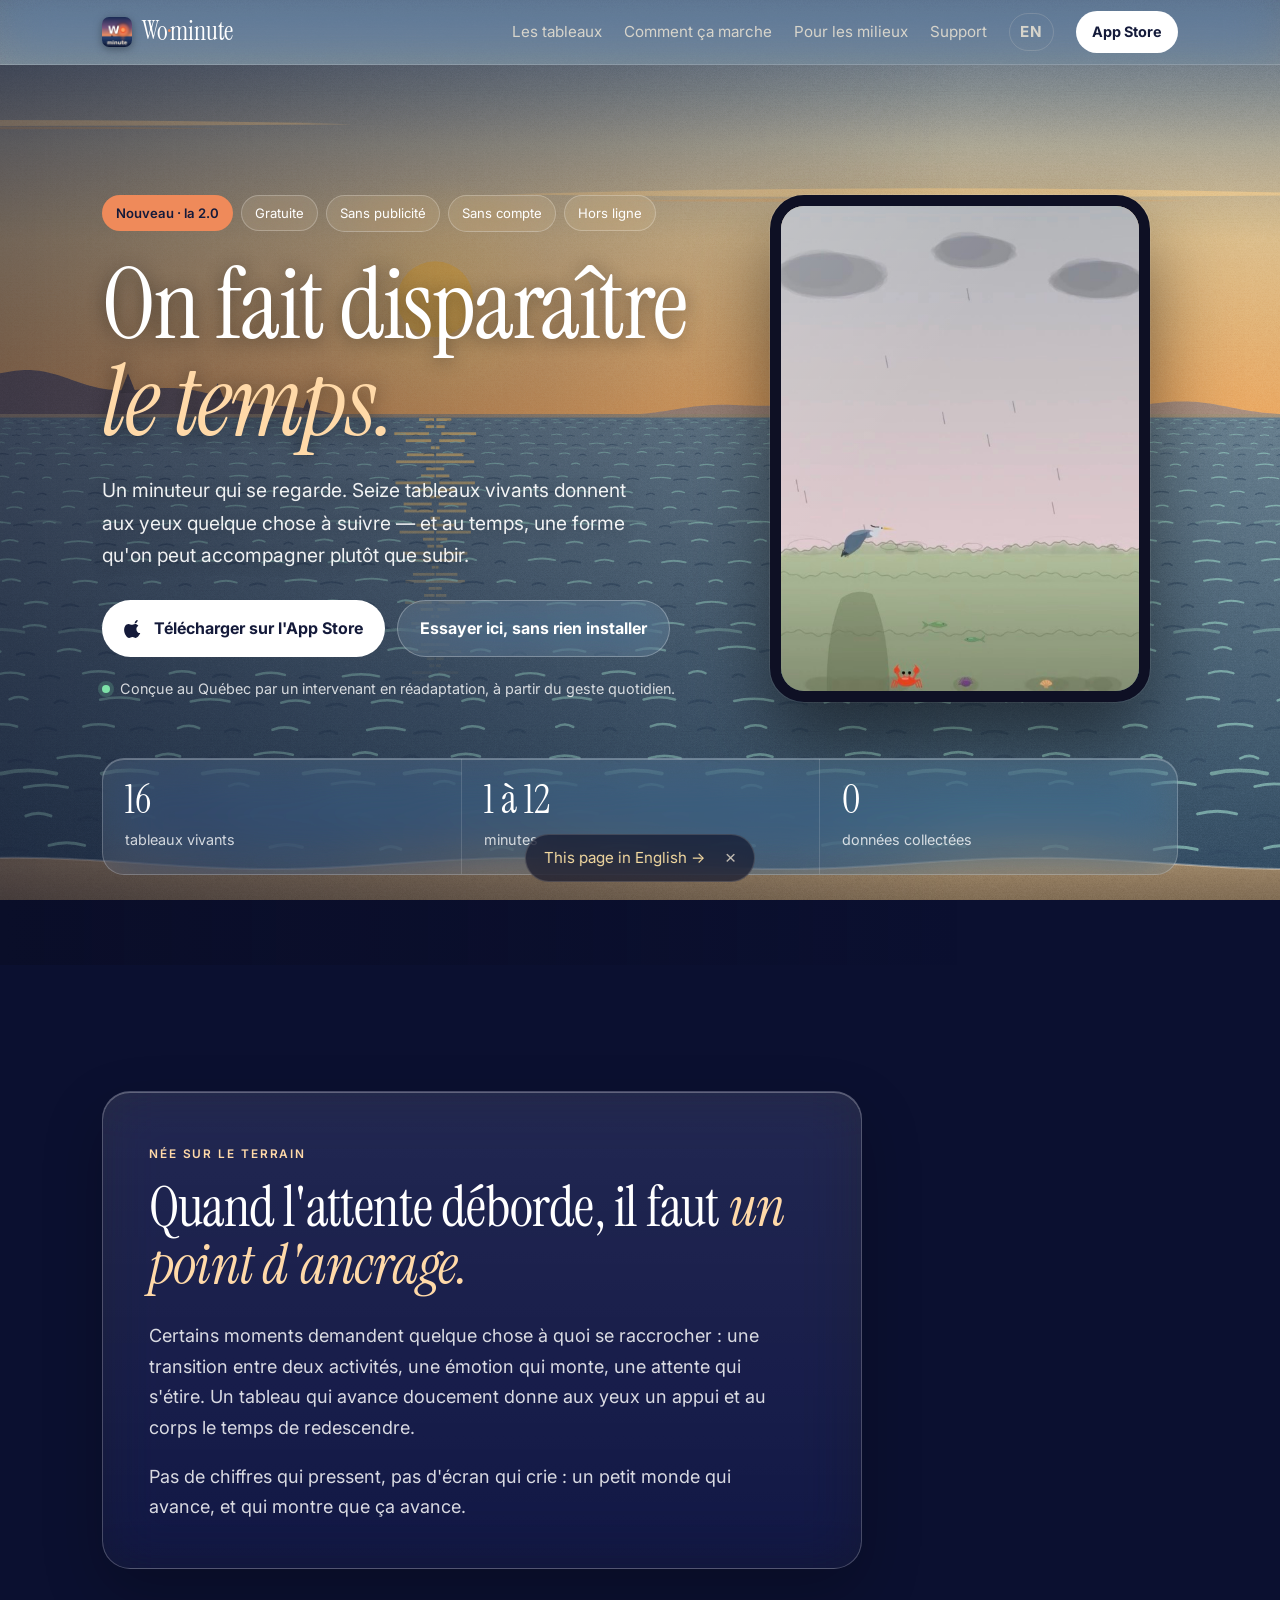
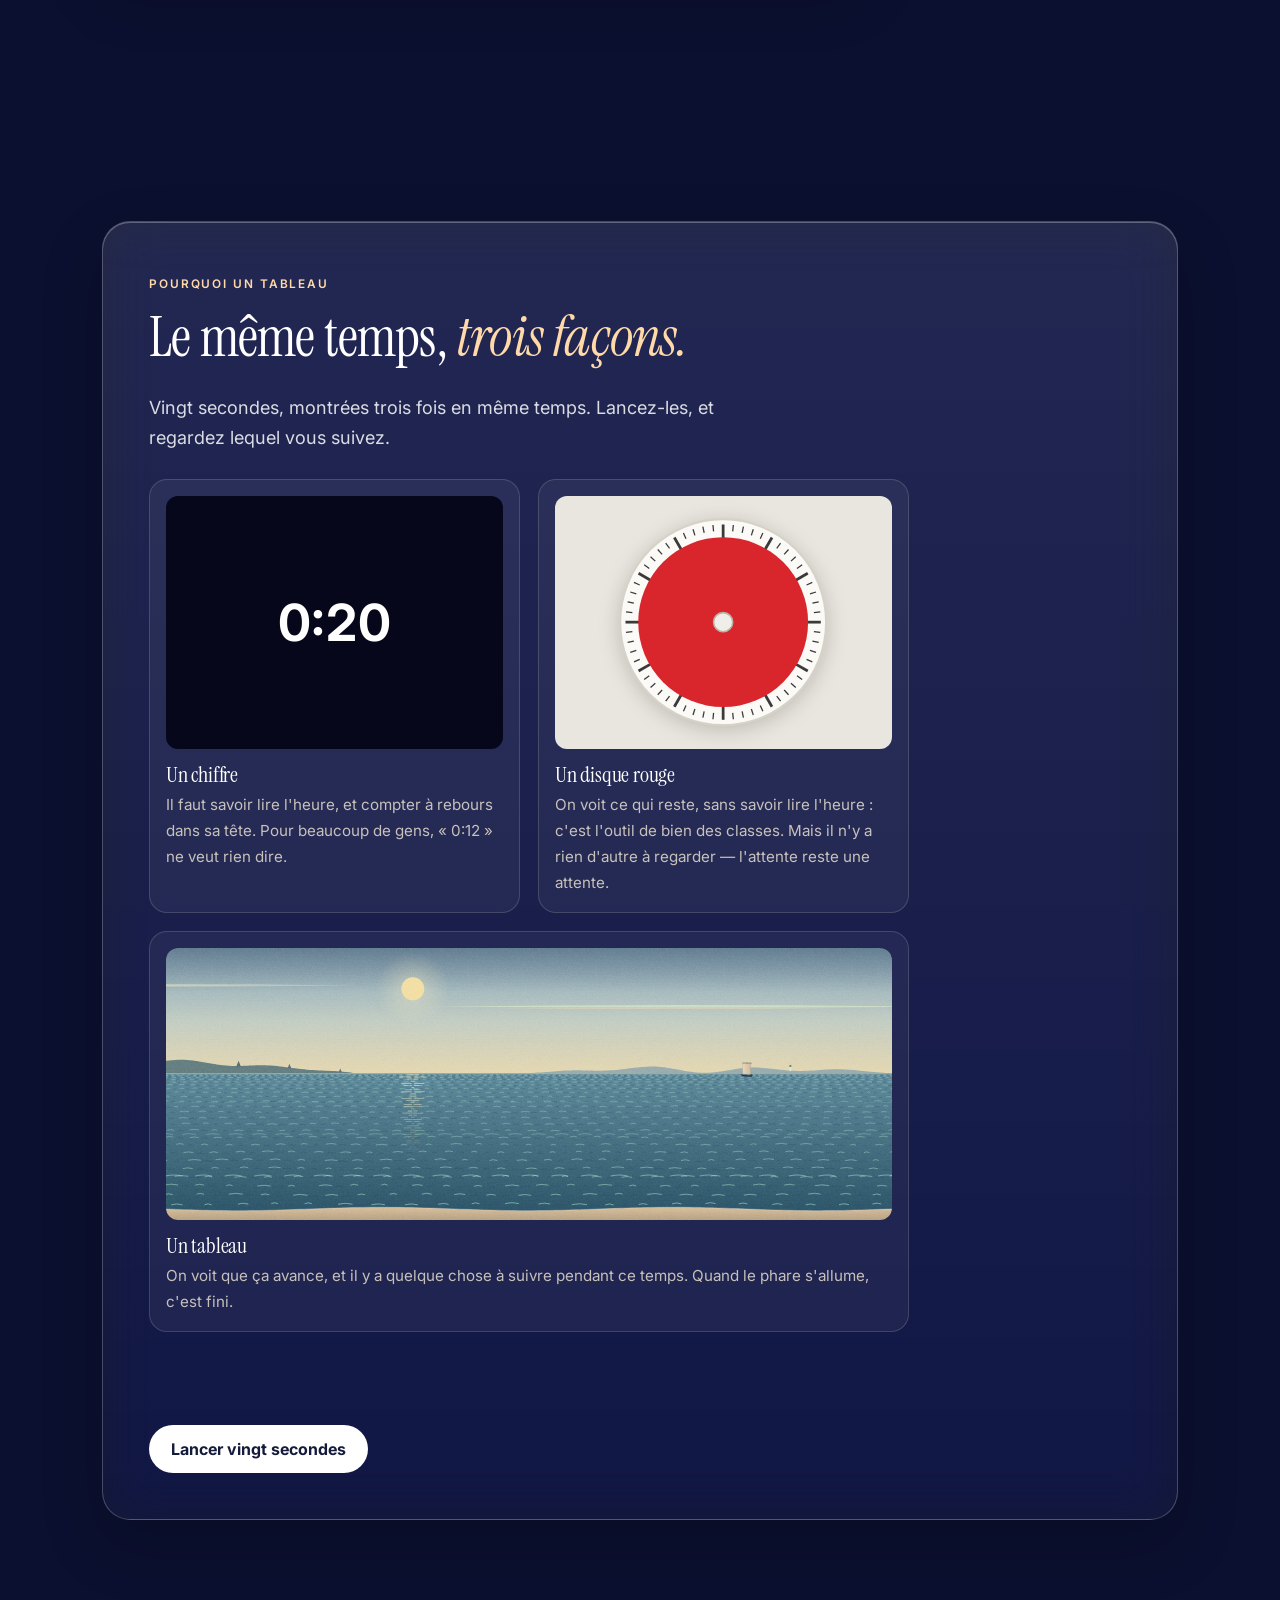
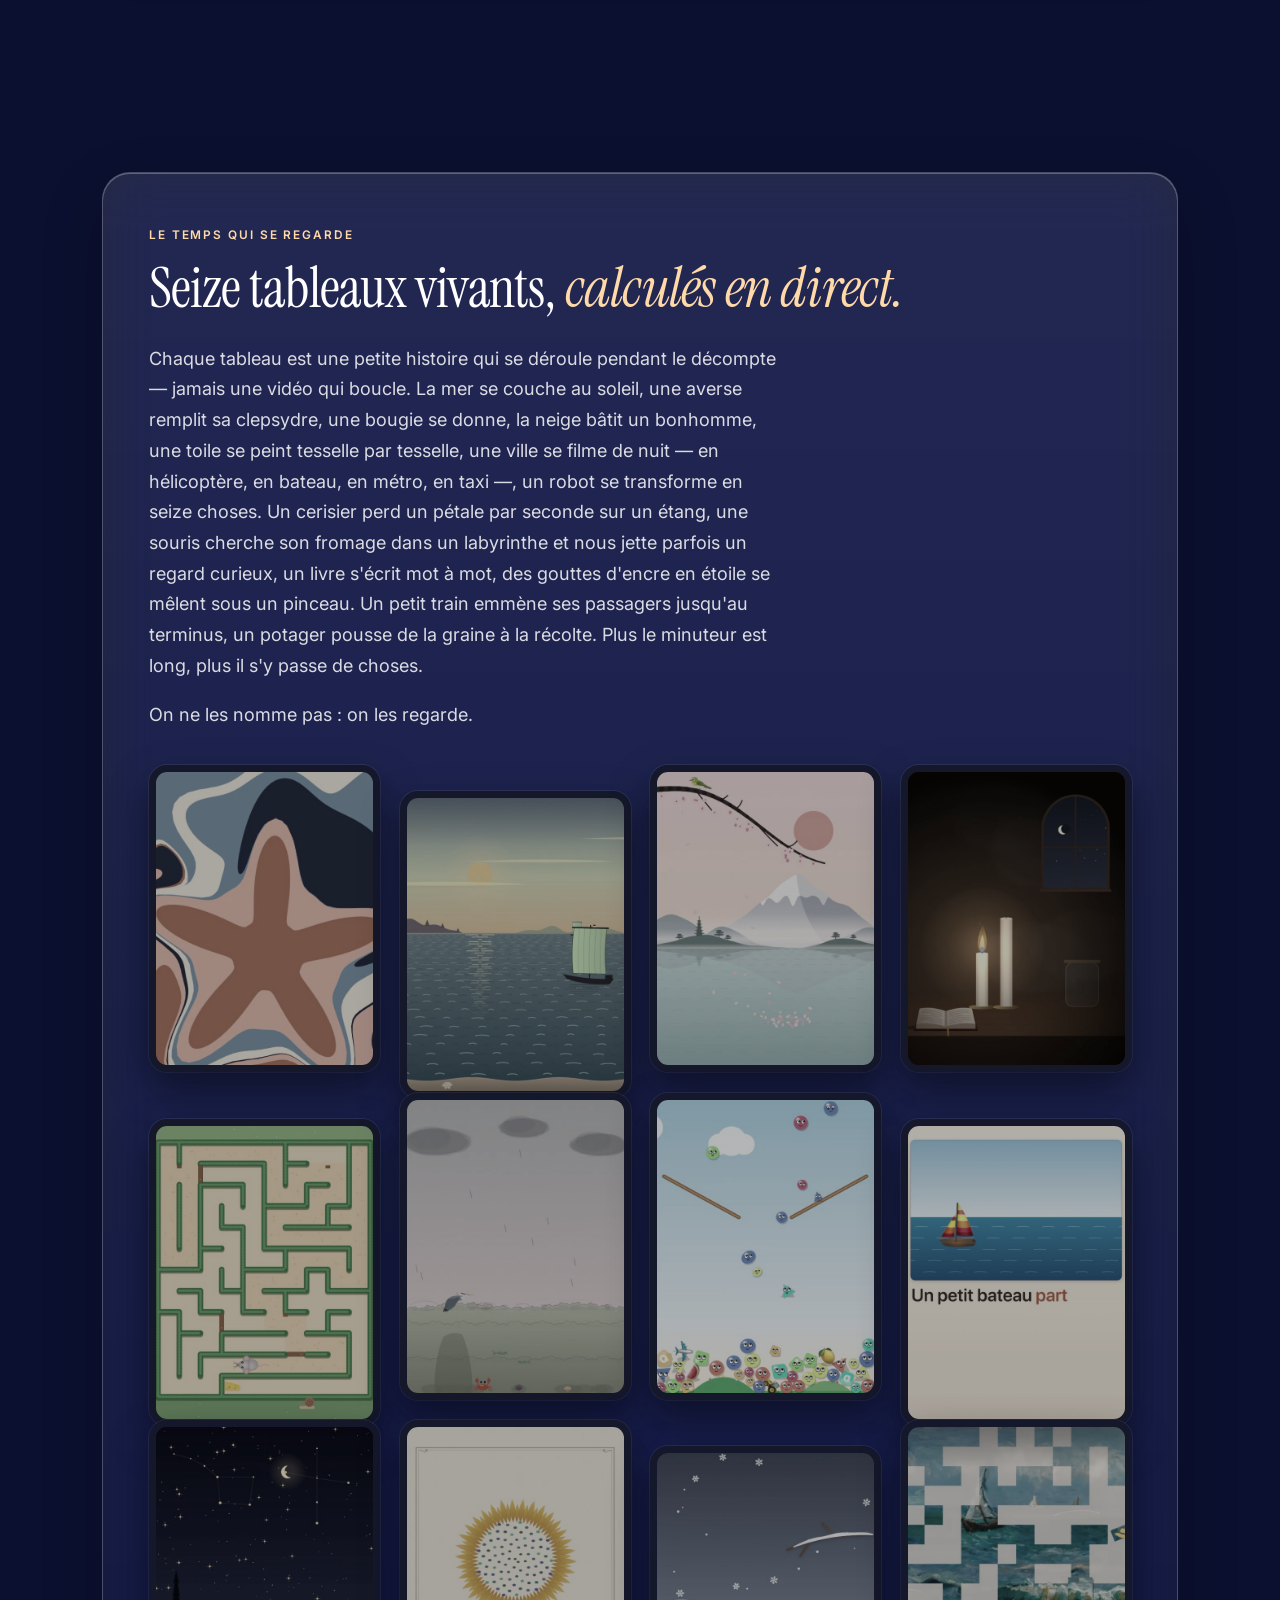
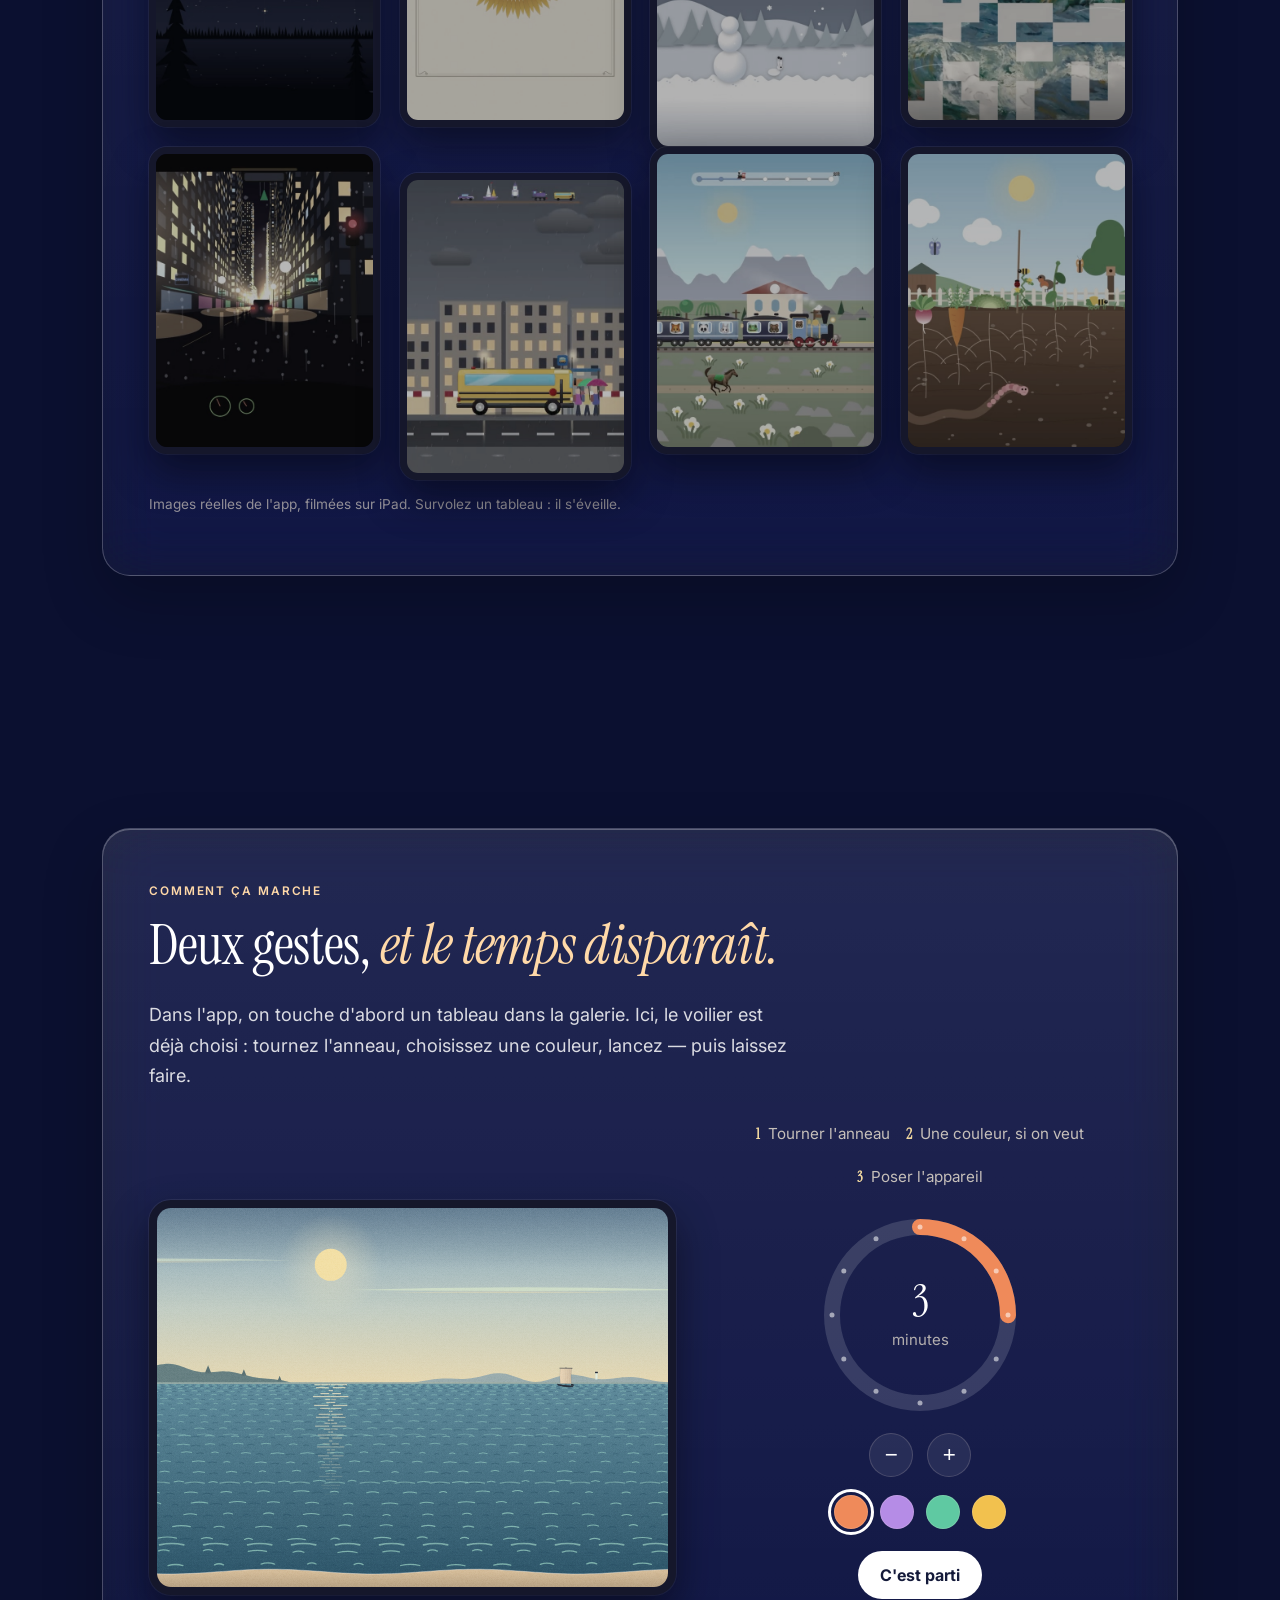
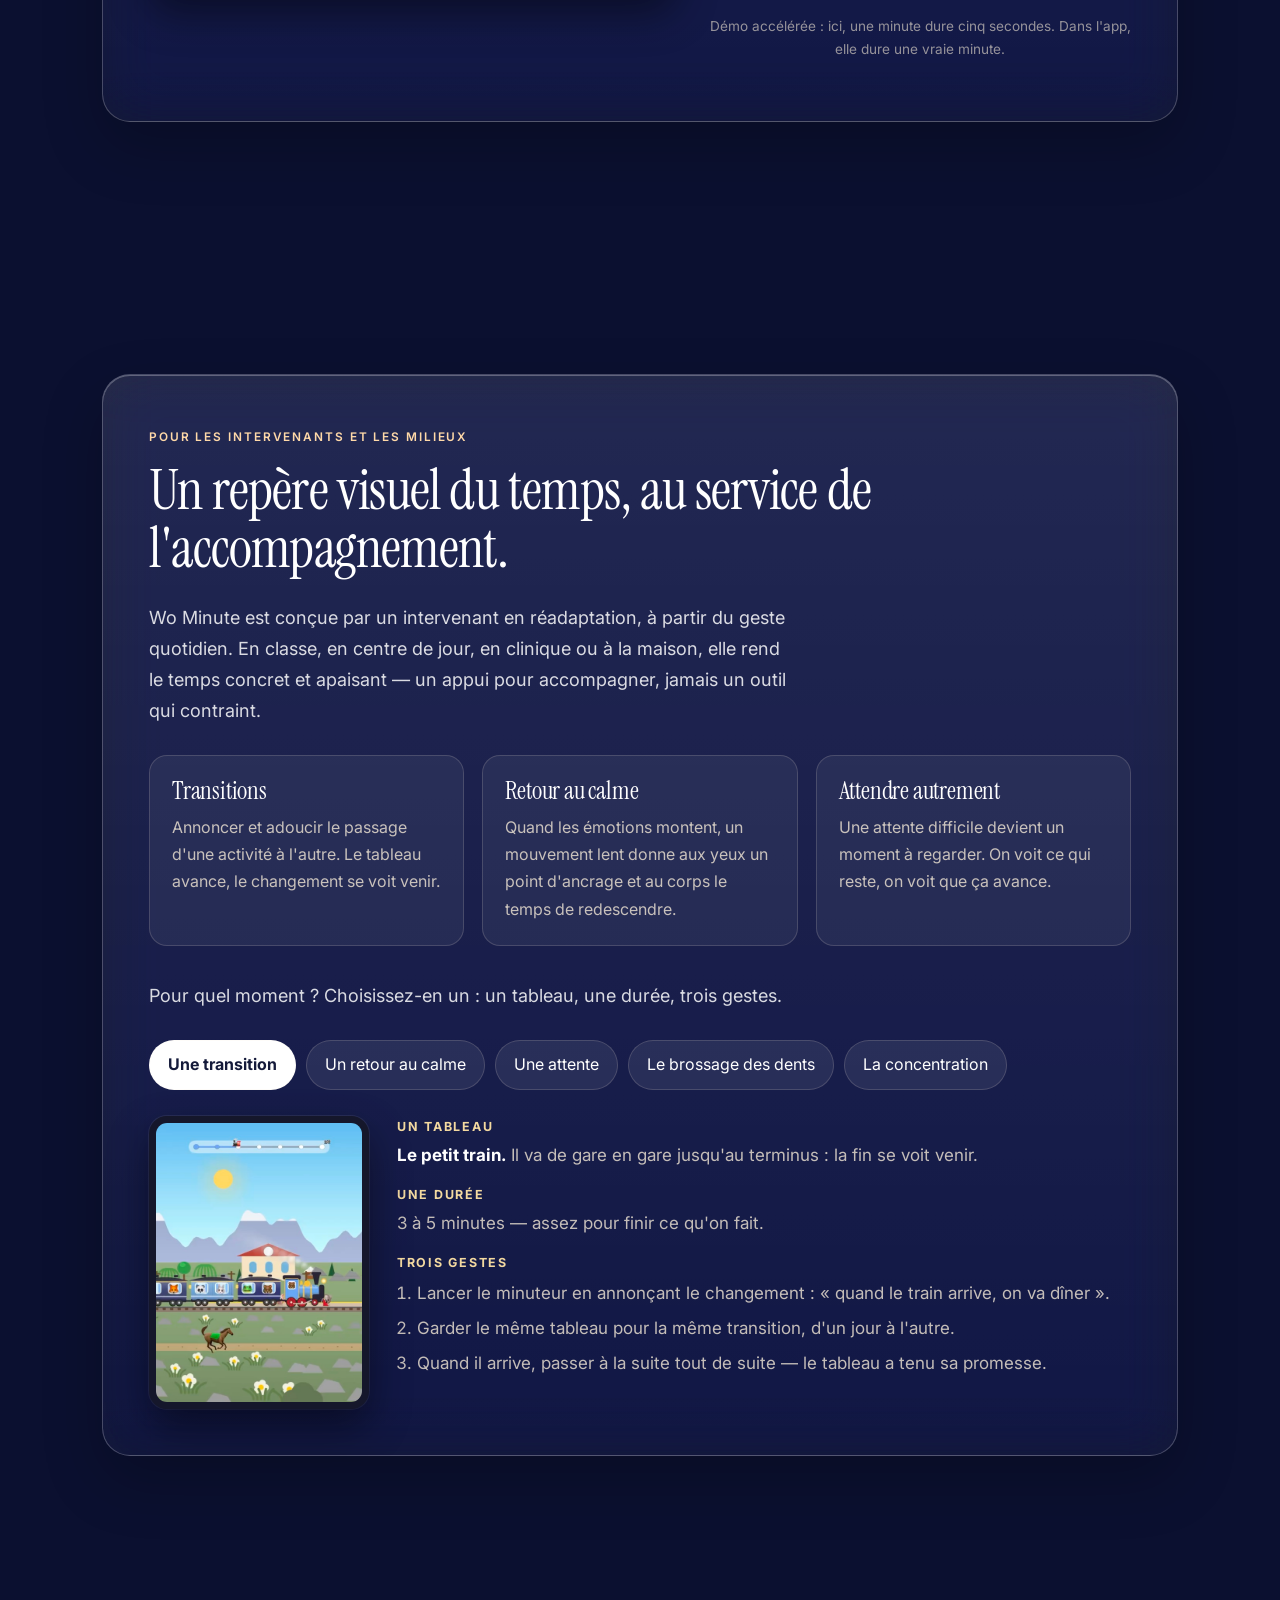
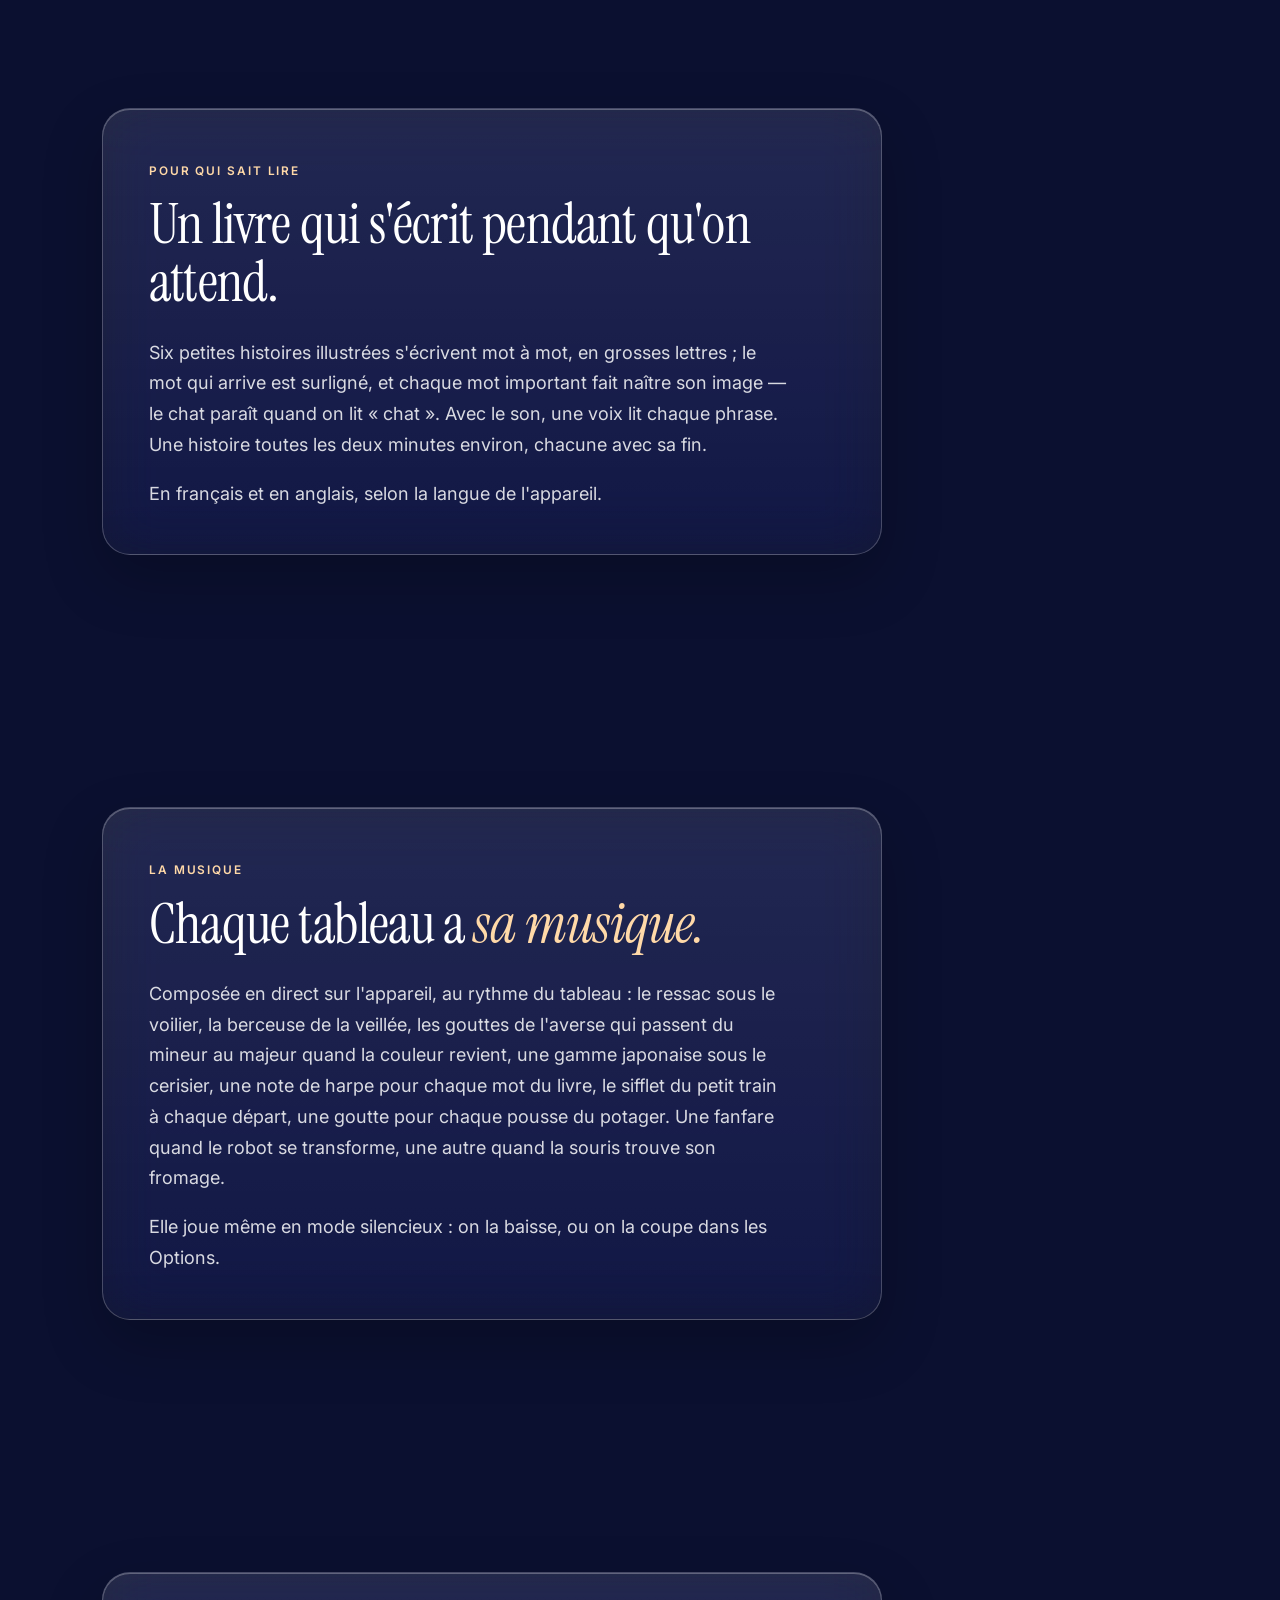
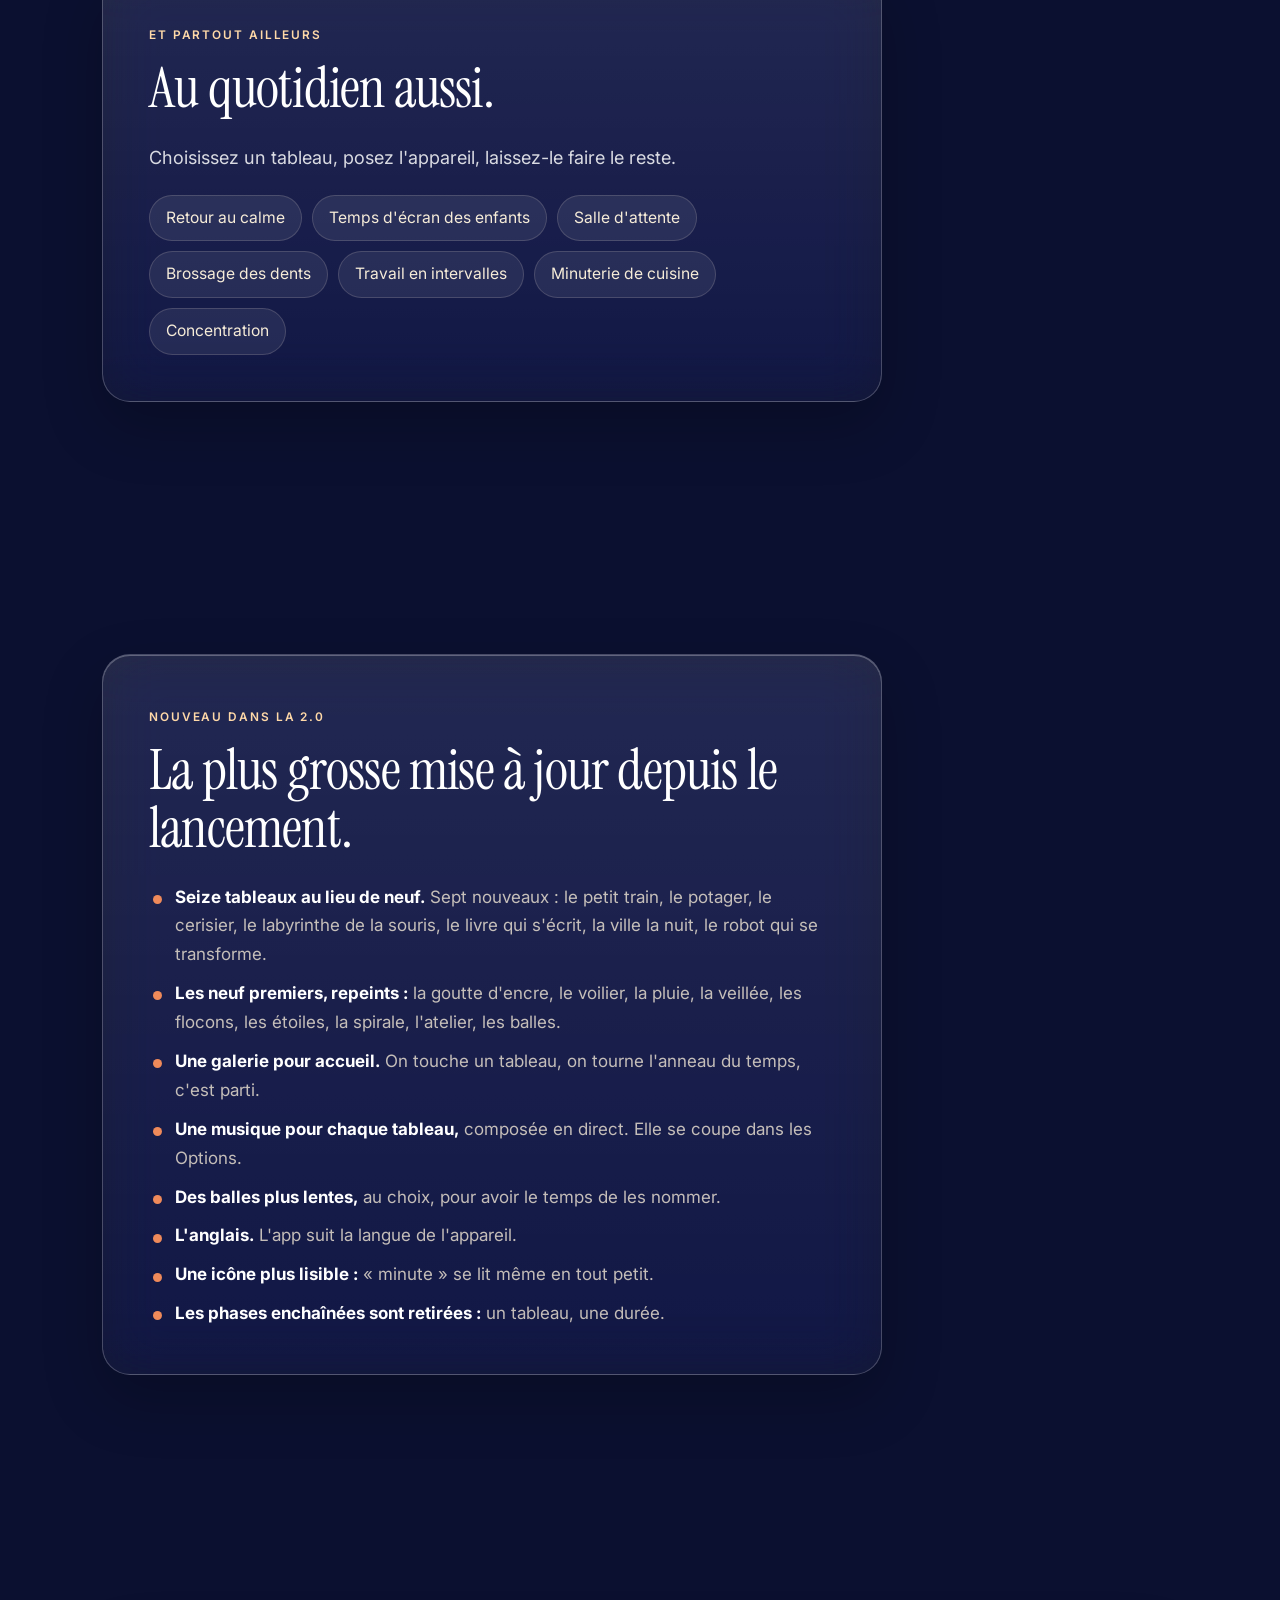
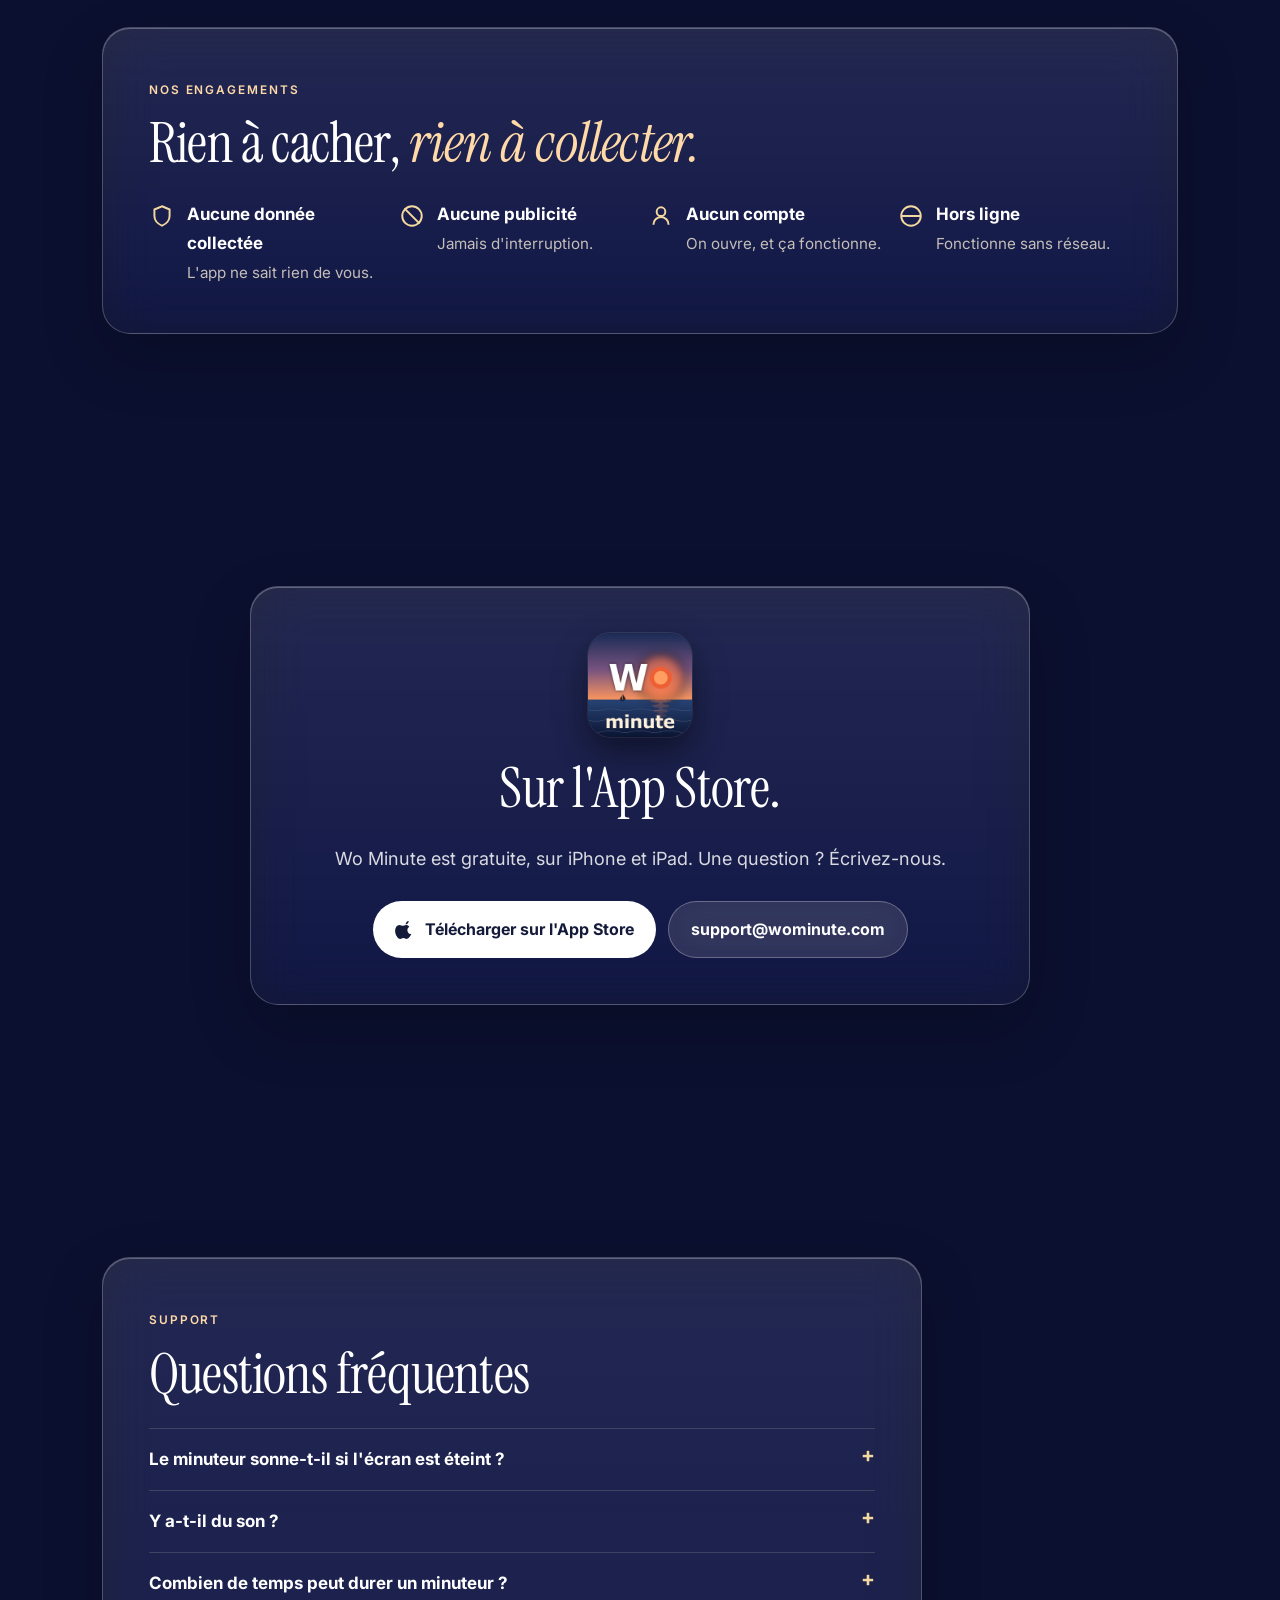
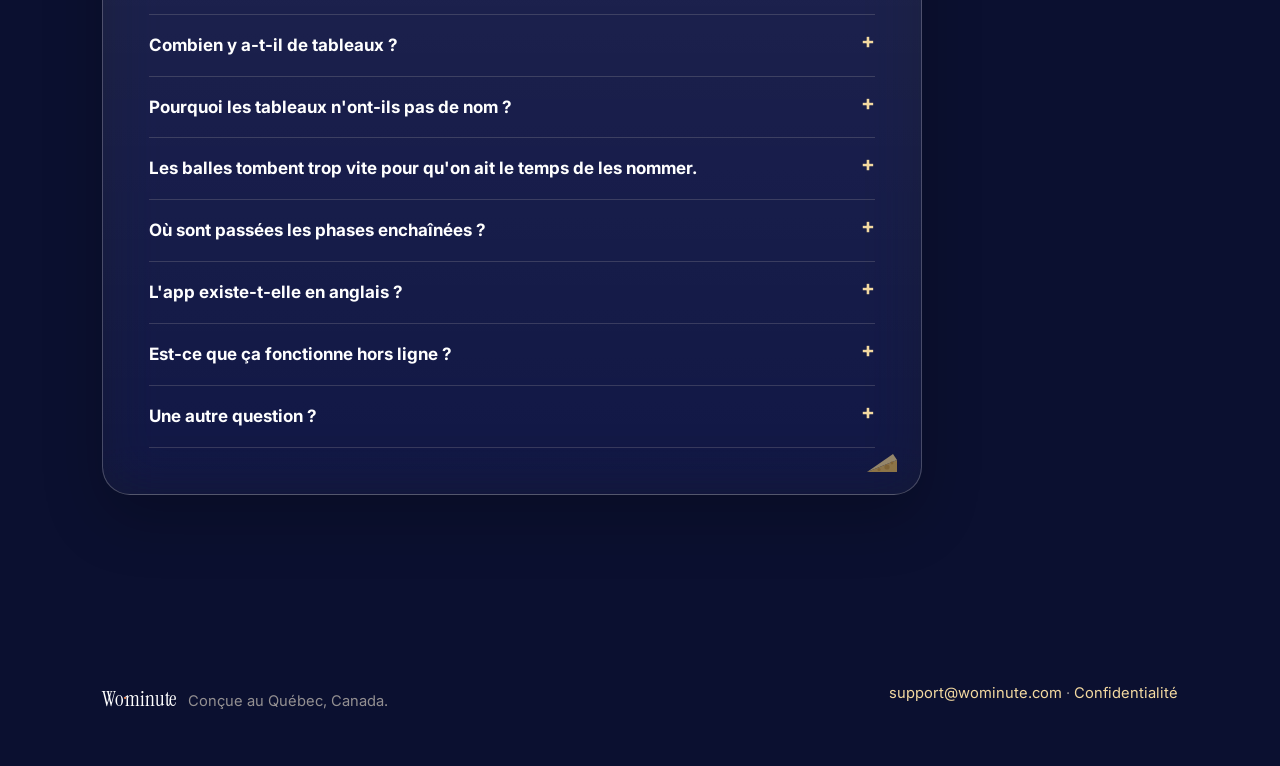
<file: index.html>
<!doctype html>
<html lang="fr">
<head>
<meta charset="utf-8">
<meta name="viewport" content="width=device-width, initial-scale=1, viewport-fit=cover">
<title>Wo Minute — On fait disparaître le temps</title>
<meta name="description" content="Wo Minute est un minuteur qui se regarde. Seize tableaux vivants, calculés en direct, donnent aux yeux quelque chose à suivre et au temps une forme qu'on peut accompagner. Conçu au Québec par un intervenant en réadaptation.">
<meta name="theme-color" content="#0b1030">
<link rel="icon" type="image/png" href="/favicon.png">
<link rel="apple-touch-icon" href="/apple-touch-icon.png">
<link rel="alternate" hreflang="fr" href="https://wominute.com/">
<link rel="alternate" hreflang="en" href="https://wominute.com/en/">
<link rel="alternate" hreflang="x-default" href="https://wominute.com/">
<meta property="og:locale" content="fr_CA">
<meta property="og:locale:alternate" content="en_US">
<meta property="og:title" content="Wo Minute — On fait disparaître le temps">
<meta property="og:description" content="Le minuteur qui se regarde. Un point d'ancrage visuel pour les transitions, le retour au calme et les attentes difficiles.">
<meta property="og:type" content="website">
<meta property="og:image" content="https://wominute.com/scenes/vagues.jpg">
<link rel="preconnect" href="https://fonts.googleapis.com">
<link rel="preconnect" href="https://fonts.gstatic.com" crossorigin>
<link href="https://fonts.googleapis.com/css2?family=Instrument+Serif:ital@0;1&family=Inter:wght@400;500;600;700&display=swap" rel="stylesheet">
<link rel="stylesheet" href="/site.css">
</head>
<body>
<canvas id="ciel" aria-hidden="true"></canvas>

<header>
  <div class="wrap nav">
    <a class="logo" href="#" aria-label="Wo Minute, retour en haut"><img src="/icone.png" alt=""><span class="mot">Wo<span>·</span>minute</span></a>
    <nav class="liens">
      <a class="secondaire" href="#tableaux">Les tableaux</a>
      <a class="secondaire" href="#gestes">Comment ça marche</a>
      <a class="secondaire" href="#milieux">Pour les milieux</a>
      <a class="secondaire" href="#support">Support</a>
      <a class="langue" href="/en/" hreflang="en" lang="en" aria-label="English">EN</a>
      <a class="btn btn-plein btn-petit" href="https://apps.apple.com/app/id6779363425">App Store</a>
    </nav>
  </div>
</header>

<main>
  <section class="ouverture">
    <div class="wrap">
      <div class="ouv">
        <div>
          <div class="puces-ouv"><a href="#nouveau">Nouveau · la 2.0</a><span>Gratuite</span><span>Sans publicité</span><span>Sans compte</span><span>Hors ligne</span></div>
          <h1 class="ombre">On fait disparaître <em>le temps.</em></h1>
          <p class="lead ombre">Un minuteur qui se regarde. Seize tableaux vivants donnent aux yeux quelque chose à suivre — et au temps, une forme qu'on peut accompagner plutôt que subir.</p>
          <div class="actions">
            <a class="btn btn-plein" href="https://apps.apple.com/app/id6779363425"><svg viewBox="0 0 24 24" fill="currentColor" aria-hidden="true"><path d="M16.4 1.3c.1 1-.3 2-.9 2.7-.7.8-1.7 1.4-2.7 1.3-.1-1 .3-2 .9-2.7.7-.8 1.8-1.4 2.7-1.3zM19.5 16.9c-.5 1.2-.8 1.7-1.5 2.7-1 1.4-2.3 3.1-4 3.1-1.5 0-1.9-1-3.9-1-2 0-2.4 1-3.9 1-1.7 0-3-1.6-3.9-3C-.2 16.1-.6 11 1.4 8.3c1-1.4 2.6-2.3 4.1-2.3 1.6 0 2.6 1 3.9 1 1.3 0 2-1 3.9-1 1.4 0 2.9.8 3.9 2.1-3.4 1.9-2.9 6.8.4 8.8z"/></svg>Télécharger sur l'App Store</a>
            <a class="btn btn-verre" href="#gestes">Essayer ici, sans rien installer</a>
          </div>
          <div class="confiance" style="margin-top:20px"><i></i>Conçue au Québec par un intervenant en réadaptation, à partir du geste quotidien.</div>
        </div>
        <div class="appareil"><video muted loop playsinline autoplay preload="auto" poster="/scenes/pluie.jpg" aria-label="La pluie de Wo Minute et son héron, filmée sur iPad"><source src="/scenes/pluie.mp4" type="video/mp4"></video></div>
      </div>
      <div class="chiffres-ouv"><div><b>16</b><span>tableaux vivants</span></div><div><b>1 à 12</b><span>minutes</span></div><div><b>0</b><span>données collectées</span></div></div>
    </div>
  </section>

  <section>
    <div class="wrap">
      <div class="carte apparait" style="max-width:760px">
        <div class="etiquette">Née sur le terrain</div>
        <h2>Quand l'attente déborde, il faut <em>un point d'ancrage.</em></h2>
        <p class="lead">Certains moments demandent quelque chose à quoi se raccrocher : une transition entre deux activités, une émotion qui monte, une attente qui s'étire. Un tableau qui avance doucement donne aux yeux un appui et au corps le temps de redescendre.</p>
        <p class="lead" style="margin:0">Pas de chiffres qui pressent, pas d'écran qui crie : un petit monde qui avance, et qui montre que ça avance.</p>
      </div>
    </div>
  </section>

  <section id="pourquoi">
    <div class="wrap">
      <div class="carte apparait">
        <div class="etiquette">Pourquoi un tableau</div>
        <h2>Le même temps, <em>trois façons.</em></h2>
        <p class="lead">Vingt secondes, montrées trois fois en même temps. Lancez-les, et regardez lequel vous suivez.</p>
        <div class="trois-facons">
          <div class="facon">
            <div class="vue"><div class="chiffres" id="b-chiffres">0:20</div></div>
            <h3>Un chiffre</h3>
            <p><b class="titre-mobile">Un chiffre. </b>Il faut savoir lire l'heure, et compter à rebours dans sa tête. Pour beaucoup de gens, « 0:12 » ne veut rien dire.</p>
          </div>
          <div class="facon">
            <div class="vue claire"><svg class="disque" viewBox="0 0 200 200" role="img" aria-label="Un minuteur à disque rouge qui diminue">
              <circle cx="100" cy="100" r="97" fill="#fbfaf7" stroke="#d6d2c8" stroke-width="2"/>
              <g id="b-crans"></g>
              <path id="b-secteur" fill="#d9262c"/>
              <circle cx="100" cy="100" r="9" fill="#f0eee8" stroke="#b9b4a8" stroke-width="1.5"/>
            </svg></div>
            <h3>Un disque rouge</h3>
            <p><b class="titre-mobile">Un disque rouge. </b>On voit ce qui reste, sans savoir lire l'heure : c'est l'outil de bien des classes. Mais il n'y a rien d'autre à regarder — l'attente reste une attente.</p>
          </div>
          <div class="facon">
            <div class="vue"><canvas id="b-scene" role="img" aria-label="Un voilier qui traverse la mer pendant que le soleil se couche"></canvas></div>
            <h3>Un tableau</h3>
            <p><b class="titre-mobile">Un tableau. </b>On voit que ça avance, et il y a quelque chose à suivre pendant ce temps. Quand le phare s'allume, c'est fini.</p>
          </div>
          <div class="lancer"><p class="question" id="b-question" aria-live="polite"></p><button class="btn btn-plein" id="b-go" type="button">Lancer vingt secondes</button></div>
        </div>
      </div>
    </div>
  </section>

  <section id="tableaux">
    <div class="wrap">
      <div class="carte apparait">
        <div class="etiquette">Le temps qui se regarde</div>
        <h2>Seize tableaux vivants, <em>calculés en direct.</em></h2>
        <p class="lead">Chaque tableau est une petite histoire qui se déroule pendant le décompte — jamais une vidéo qui boucle. La mer se couche au soleil, une averse remplit sa clepsydre, une bougie se donne, la neige bâtit un bonhomme, une toile se peint tesselle par tesselle, une ville se filme de nuit — en hélicoptère, en bateau, en métro, en taxi —, un robot se transforme en seize choses. Un cerisier perd un pétale par seconde sur un étang, une souris cherche son fromage dans un labyrinthe et nous jette parfois un regard curieux, un livre s'écrit mot à mot, des gouttes d'encre en étoile se mêlent sous un pinceau. Un petit train emmène ses passagers jusqu'au terminus, un potager pousse de la graine à la récolte. Plus le minuteur est long, plus il s'y passe de choses.</p>
        <p class="lead" style="margin:0">On ne les nomme pas : on les regarde.</p>
        <div class="tableaux">
          <div class="tel"><video muted loop playsinline preload="none" poster="scenes/goutte.jpg" aria-label="Des gouttes d'encre en étoile, un pinceau qui mêle les couleurs"><source src="scenes/goutte.mp4" type="video/mp4"></video></div>
          <div class="tel"><video muted loop playsinline preload="none" poster="scenes/vagues.jpg" aria-label="Un voilier au couchant, la mer à l'estampe"><source src="scenes/vagues.mp4" type="video/mp4"></video></div>
          <div class="tel"><video muted loop playsinline preload="none" poster="scenes/petales.jpg" aria-label="Un cerisier au bord d'un étang, une estampe japonaise"><source src="scenes/petales.mp4" type="video/mp4"></video></div>
          <div class="tel"><video muted loop playsinline preload="none" poster="scenes/bougie.jpg" aria-label="Une bougie dans une chambre, la nuit à la fenêtre"><source src="scenes/bougie.mp4" type="video/mp4"></video></div>
          <div class="tel"><video muted loop playsinline preload="none" poster="scenes/labyrinthe.jpg" aria-label="Une souris qui cherche son fromage dans un labyrinthe de haies"><source src="scenes/labyrinthe.mp4" type="video/mp4"></video></div>
          <div class="tel"><video muted loop playsinline preload="none" poster="scenes/pluie.jpg" aria-label="Une averse à l'aquarelle, un héron sur sa roche"><source src="scenes/pluie.mp4" type="video/mp4"></video></div>
          <div class="tel"><video muted loop playsinline preload="none" poster="scenes/balles.jpg" aria-label="Des balles, des fruits et des lettres qui tombent"><source src="scenes/balles.mp4" type="video/mp4"></video></div>
          <div class="tel"><video muted loop playsinline preload="none" poster="scenes/texte.jpg" aria-label="Un livre illustré qui s'écrit mot à mot"><source src="scenes/texte.mp4" type="video/mp4"></video></div>
          <div class="tel"><video muted loop playsinline preload="none" poster="scenes/etoiles.jpg" aria-label="Les constellations au-dessus d'un lac"><source src="scenes/etoiles.mp4" type="video/mp4"></video></div>
          <div class="tel"><video muted loop playsinline preload="none" poster="scenes/spirale.jpg" aria-label="Des graines posées à l'angle d'or"><source src="scenes/spirale.mp4" type="video/mp4"></video></div>
          <div class="tel"><video muted loop playsinline preload="none" poster="scenes/flocons.jpg" aria-label="Un hiver en papier découpé, un bonhomme de neige"><source src="scenes/flocons.mp4" type="video/mp4"></video></div>
          <div class="tel"><video muted loop playsinline preload="none" poster="scenes/briques.jpg" aria-label="Une toile de Van Gogh qui se pose tesselle par tesselle"><source src="scenes/briques.mp4" type="video/mp4"></video></div>
          <div class="tel"><video muted loop playsinline preload="none" poster="scenes/ville.jpg" aria-label="Une ville la nuit, vue d'un taxi sous la pluie"><source src="scenes/ville.mp4" type="video/mp4"></video></div>
          <div class="tel"><video muted loop playsinline preload="none" poster="scenes/robot.jpg" aria-label="Un robot qui se transforme, et le décor avec lui"><source src="scenes/robot.mp4" type="video/mp4"></video></div>
          <div class="tel"><video muted loop playsinline preload="none" poster="scenes/train.jpg" aria-label="Un petit train à vapeur et ses passagers, de gare en gare"><source src="scenes/train.mp4" type="video/mp4"></video></div>
          <div class="tel"><video muted loop playsinline preload="none" poster="scenes/potager.jpg" aria-label="Un potager vu en coupe, qui pousse de la graine à la récolte"><source src="scenes/potager.mp4" type="video/mp4"></video></div>
        </div>
        <p class="note">Images réelles de l'app, filmées sur iPad.<span class="seulement-survol"> Survolez un tableau : il s'éveille.</span></p>
      </div>
    </div>
  </section>

  <section id="gestes">
    <div class="wrap">
      <div class="carte apparait">
        <div class="etiquette">Comment ça marche</div>
        <h2>Deux gestes, <em>et le temps disparaît.</em></h2>
        <p class="lead">Dans l'app, on touche d'abord un tableau dans la galerie. Ici, le voilier est déjà choisi : tournez l'anneau, choisissez une couleur, lancez — puis laissez faire.</p>
        <div class="essai">
          <div class="ecran">
            <canvas id="a-scene" role="img" aria-label="Un voilier qui traverse la mer pendant que le soleil se couche"></canvas>
            <button class="rond" id="a-rond" type="button" aria-label="Pause">
              <svg viewBox="0 0 58 58" aria-hidden="true"><circle cx="29" cy="29" r="24" fill="none" stroke="rgba(255,255,255,.22)" stroke-width="4"/>
                <circle id="a-reste" cx="29" cy="29" r="24" fill="none" stroke="#fff" stroke-width="4" stroke-linecap="round" transform="rotate(-90 29 29)"/>
                <g id="a-icone-pause" fill="#fff"><rect x="22" y="21" width="4.5" height="16" rx="1.5"/><rect x="31.5" y="21" width="4.5" height="16" rx="1.5"/></g>
                <path id="a-icone-jouer" d="M24 20 L38 29 L24 38 Z" fill="#fff" style="display:none"/></svg>
            </button>
            <div class="fin" id="a-fin" aria-live="polite">C'est fini.</div>
          </div>
          <div class="reglages">
            <ol><li><b>1</b> Tourner l'anneau</li><li><b>2</b> Une couleur, si on veut</li><li><b>3</b> Poser l'appareil</li></ol>
            <svg id="a-anneau" viewBox="0 0 220 220" role="slider" aria-label="Durée en minutes" aria-valuemin="1" aria-valuemax="12" tabindex="0">
              <circle cx="110" cy="110" r="88" fill="none" stroke="rgba(255,255,255,.14)" stroke-width="16"/>
              <circle id="a-arc" cx="110" cy="110" r="88" fill="none" stroke="#ef8a5a" stroke-width="16" stroke-linecap="round" transform="rotate(-90 110 110)"/>
              <g id="a-crans"></g>
              <text id="a-min" x="110" y="112" text-anchor="middle" fill="#fff" font-family="Instrument Serif, serif" font-size="46">3</text>
              <text x="110" y="140" text-anchor="middle" fill="rgba(246,236,216,.7)" font-family="Inter, sans-serif" font-size="15">minutes</text>
            </svg>
            <div class="pm"><button id="a-moins" type="button" aria-label="Moins une minute">−</button><button id="a-plus" type="button" aria-label="Plus une minute">+</button></div>
            <div class="couleurs" id="a-couleurs"></div>
            <button class="btn btn-plein" id="a-go" type="button">C'est parti</button>
            <p class="note">Démo accélérée : ici, une minute dure cinq secondes. Dans l'app, elle dure une vraie minute.</p>
          </div>
        </div>
      </div>
    </div>
  </section>

  <section id="milieux">
    <div class="wrap">
      <div class="carte apparait">
        <div class="etiquette">Pour les intervenants et les milieux</div>
        <h2>Un repère visuel du temps, au service de l'accompagnement.</h2>
        <p class="lead">Wo Minute est conçue par un intervenant en réadaptation, à partir du geste quotidien. En classe, en centre de jour, en clinique ou à la maison, elle rend le temps concret et apaisant — un appui pour accompagner, jamais un outil qui contraint.</p>
        <div class="trois">
          <div><h3>Transitions</h3><p>Annoncer et adoucir le passage d'une activité à l'autre. Le tableau avance, le changement se voit venir.</p></div>
          <div><h3>Retour au calme</h3><p>Quand les émotions montent, un mouvement lent donne aux yeux un point d'ancrage et au corps le temps de redescendre.</p></div>
          <div><h3>Attendre autrement</h3><p>Une attente difficile devient un moment à regarder. On voit ce qui reste, on voit que ça avance.</p></div>
        </div>
        <p class="lead" style="margin-top:34px; margin-bottom:0">Pour quel moment ? Choisissez-en un : un tableau, une durée, trois gestes.</p>
        <div class="moments" id="c-moments"></div>
        <div class="conseil">
          <div class="tel"><video id="c-video" muted loop playsinline preload="none"></video></div>
          <dl class="fiche">
            <dt>Un tableau</dt><dd id="c-tableau"></dd>
            <dt>Une durée</dt><dd id="c-duree"></dd>
            <dt>Trois gestes</dt><dd><ol id="c-gestes"></ol></dd>
          </dl>
        </div>
      </div>
    </div>
  </section>

  <section>
    <div class="wrap">
      <div class="carte apparait" style="max-width:780px">
        <div class="etiquette">Pour qui sait lire</div>
        <h2>Un livre qui s'écrit pendant qu'on attend.</h2>
        <p class="lead">Six petites histoires illustrées s'écrivent mot à mot, en grosses lettres ; le mot qui arrive est surligné, et chaque mot important fait naître son image — le chat paraît quand on lit « chat ». Avec le son, une voix lit chaque phrase. Une histoire toutes les deux minutes environ, chacune avec sa fin.</p>
        <p class="lead" style="margin:0">En français et en anglais, selon la langue de l'appareil.</p>
      </div>
    </div>
  </section>

  <section>
    <div class="wrap">
      <div class="carte apparait" style="max-width:780px">
        <div class="etiquette">La musique</div>
        <h2>Chaque tableau a <em>sa musique.</em></h2>
        <p class="lead">Composée en direct sur l'appareil, au rythme du tableau : le ressac sous le voilier, la berceuse de la veillée, les gouttes de l'averse qui passent du mineur au majeur quand la couleur revient, une gamme japonaise sous le cerisier, une note de harpe pour chaque mot du livre, le sifflet du petit train à chaque départ, une goutte pour chaque pousse du potager. Une fanfare quand le robot se transforme, une autre quand la souris trouve son fromage.</p>
        <p class="lead" style="margin:0">Elle joue même en mode silencieux : on la baisse, ou on la coupe dans les Options.</p>
      </div>
    </div>
  </section>

  <section>
    <div class="wrap">
      <div class="carte apparait" style="max-width:780px">
        <div class="etiquette">Et partout ailleurs</div>
        <h2>Au quotidien aussi.</h2>
        <p class="lead">Choisissez un tableau, posez l'appareil, laissez-le faire le reste.</p>
        <div class="puces"><span>Retour au calme</span><span>Temps d'écran des enfants</span><span>Salle d'attente</span><span>Brossage des dents</span><span>Travail en intervalles</span><span>Minuterie de cuisine</span><span>Concentration</span></div>
      </div>
    </div>
  </section>

  <section id="nouveau">
    <div class="wrap">
      <div class="carte apparait" style="max-width:780px">
        <div class="etiquette">Nouveau dans la 2.0</div>
        <h2>La plus grosse mise à jour depuis le lancement.</h2>
        <ul class="liste-nouveau">
          <li><b>Seize tableaux au lieu de neuf.</b> Sept nouveaux : le petit train, le potager, le cerisier, le labyrinthe de la souris, le livre qui s'écrit, la ville la nuit, le robot qui se transforme.</li>
          <li><b>Les neuf premiers, repeints :</b> la goutte d'encre, le voilier, la pluie, la veillée, les flocons, les étoiles, la spirale, l'atelier, les balles.</li>
          <li><b>Une galerie pour accueil.</b> On touche un tableau, on tourne l'anneau du temps, c'est parti.</li>
          <li><b>Une musique pour chaque tableau,</b> composée en direct. Elle se coupe dans les Options.</li>
          <li><b>Des balles plus lentes,</b> au choix, pour avoir le temps de les nommer.</li>
          <li><b>L'anglais.</b> L'app suit la langue de l'appareil.</li>
          <li><b>Une icône plus lisible :</b> « minute » se lit même en tout petit.</li>
          <li><b>Les phases enchaînées sont retirées :</b> un tableau, une durée.</li>
        </ul>
      </div>
    </div>
  </section>

  <section>
    <div class="wrap">
      <div class="carte apparait">
        <div class="etiquette">Nos engagements</div>
        <h2>Rien à cacher, <em>rien à collecter.</em></h2>
        <div class="valeurs">
          <div class="valeur"><svg viewBox="0 0 24 24" fill="none" stroke="currentColor" stroke-width="1.8"><path d="M12 3l7 3v6c0 5-3 7-7 9-4-2-7-4-7-9V6z"/></svg><div><b>Aucune donnée collectée</b><span>L'app ne sait rien de vous.</span></div></div>
          <div class="valeur"><svg viewBox="0 0 24 24" fill="none" stroke="currentColor" stroke-width="1.8"><circle cx="12" cy="12" r="9"/><path d="M5 5l14 14"/></svg><div><b>Aucune publicité</b><span>Jamais d'interruption.</span></div></div>
          <div class="valeur"><svg viewBox="0 0 24 24" fill="none" stroke="currentColor" stroke-width="1.8"><path d="M12 12a4 4 0 100-8 4 4 0 000 8z"/><path d="M5 20a7 7 0 0114 0"/></svg><div><b>Aucun compte</b><span>On ouvre, et ça fonctionne.</span></div></div>
          <div class="valeur"><svg viewBox="0 0 24 24" fill="none" stroke="currentColor" stroke-width="1.8"><path d="M3 12h18M3 12a9 9 0 0118 0M3 12a9 9 0 0018 0"/></svg><div><b>Hors ligne</b><span>Fonctionne sans réseau.</span></div></div>
        </div>
      </div>
    </div>
  </section>

  <section>
    <div class="wrap">
      <div class="carte apparait" style="max-width:780px; text-align:center; margin:0 auto">
        <img class="icone-app" src="/icone.png" alt="L'icône de Wo Minute : un W, un soleil couchant sur la mer, et le mot minute">
        <h2>Sur l'App Store.</h2>
        <p class="lead" style="margin:0 auto 24px">Wo Minute est gratuite, sur iPhone et iPad. Une question ? Écrivez-nous.</p>
        <div class="actions" style="justify-content:center">
          <a class="btn btn-plein" href="https://apps.apple.com/app/id6779363425">
            <svg viewBox="0 0 24 24" fill="currentColor" aria-hidden="true"><path d="M16.4 1.3c.1 1-.3 2-.9 2.7-.7.8-1.7 1.4-2.7 1.3-.1-1 .3-2 .9-2.7.7-.8 1.8-1.4 2.7-1.3zM19.5 16.9c-.5 1.2-.8 1.7-1.5 2.7-1 1.4-2.3 3.1-4 3.1-1.5 0-1.9-1-3.9-1-2 0-2.4 1-3.9 1-1.7 0-3-1.6-3.9-3C-.2 16.1-.6 11 1.4 8.3c1-1.4 2.6-2.3 4.1-2.3 1.6 0 2.6 1 3.9 1 1.3 0 2-1 3.9-1 1.4 0 2.9.8 3.9 2.1-3.4 1.9-2.9 6.8.4 8.8z"/></svg>
            Télécharger sur l'App Store</a>
          <a class="btn btn-verre" href="mailto:support@wominute.com">support@wominute.com</a>
        </div>
      </div>
    </div>
  </section>

  <section id="support">
    <div class="wrap">
      <div class="carte apparait" style="max-width:820px">
        <div class="etiquette">Support</div>
        <h2>Questions fréquentes</h2>
        <details><summary>Le minuteur sonne-t-il si l'écran est éteint ?</summary><p>Oui, si les notifications sont autorisées. Wo Minute les demande la première fois qu'on lance un minuteur ; on peut aussi les activer dans le menu, « Nos engagements ». Si vous avez refusé : Réglages ▸ Wo Minute ▸ Notifications.</p></details>
        <details><summary>Y a-t-il du son ?</summary><p>Deux choses. Chaque tableau a sa musique, composée en direct ; elle joue même en mode silencieux, et se coupe dans les Options. À la fin, une alerte au choix : un son, une vibration ou une annonce vocale.</p></details>
        <details><summary>Combien de temps peut durer un minuteur ?</summary><p>De 1 à 12 minutes, une minute par cran de l'anneau. Plus il est long, plus il se passe de choses dans le tableau.</p></details>
        <details><summary>Combien y a-t-il de tableaux ?</summary><p>Seize : la goutte d'encre, le voilier, le cerisier, la veillée, le labyrinthe, la pluie, les balles, le livre, les étoiles, la spirale, les flocons, l'atelier, la ville, le robot, le petit train et le potager. Chacun change d'une séance à l'autre.</p></details>
        <details><summary>Pourquoi les tableaux n'ont-ils pas de nom ?</summary><p>On ne les nomme pas : on les regarde. Pour qui ne voit pas l'écran, VoiceOver dit le nom de chaque tableau.</p></details>
        <details><summary>Les balles tombent trop vite pour qu'on ait le temps de les nommer.</summary><p>Dans les Options, la vitesse de chute se ralentit. Il en tombe toujours une par seconde ; touchez-en une, une voix dit son nom.</p></details>
        <details><summary>Où sont passées les phases enchaînées ?</summary><p>La 2.0 les a retirées : un tableau, une durée. Pour enchaîner deux moments, on lance un second tableau quand le premier se termine.</p></details>
        <details><summary>L'app existe-t-elle en anglais ?</summary><p>Oui, depuis la 2.0 : elle suit la langue de l'appareil. Ce site a aussi sa <a href="/en/" hreflang="en">page en anglais</a>.</p></details>
        <details><summary>Est-ce que ça fonctionne hors ligne ?</summary><p>Entièrement. Aucune connexion n'est requise, aucune donnée n'est envoyée.</p></details>
        <details><summary>Une autre question ?</summary><p>Écrivez à <a href="mailto:support@wominute.com">support@wominute.com</a> — on répond en quelques jours.</p></details>
        <button class="fromage" type="button" aria-label="Un morceau de fromage" title="Un morceau de fromage"><svg viewBox="0 0 34 28" aria-hidden="true"><path d="M2 24 L32 24 L32 12 Z" fill="#f2c14e"/><path d="M2 24 L32 12 L28 6 Z" fill="#ffe08a"/><circle cx="22" cy="19" r="2.6" fill="#d9a22e"/><circle cx="14" cy="21.5" r="1.6" fill="#d9a22e"/><circle cx="27" cy="15" r="1.4" fill="#d9a22e"/></svg></button>
      </div>
    </div>
  </section>
</main>

<footer>
  <div class="wrap">
    <span><span class="logo" style="font-size:1.3rem"><span class="mot">Wo<span>·</span>minute</span></span> &nbsp; Conçue au Québec, Canada.</span>
    <span><a href="mailto:support@wominute.com">support@wominute.com</a> · <a href="politique-confidentialite">Confidentialité</a></span>
  </div>
</footer>

<div class="autre-langue" id="autre-langue" lang="en"><a href="/en/" hreflang="en">This page in English →</a><button type="button" aria-label="Close">×</button></div>
<script src="/estampe.js"></script>
<script src="/ciel.js"></script>
<script>window.WM_TEXTES = {"b": {"relancer": "Relancer", "milieu": "Sans regarder les chiffres : il en reste combien ?", "fin": "Lequel avez-vous regardé ?"}, "a": {"parti": "C'est parti", "recommencer": "Recommencer", "pause": "Pause", "reprendre": "Reprendre", "couleurs": {"corail": "Corail", "lavande": "Lavande", "menthe": "Menthe", "soleil": "Soleil"}}, "c": [{"nom": "Une transition", "video": "train", "tableau": "<b>Le petit train.</b> Il va de gare en gare jusqu'au terminus : la fin se voit venir.", "duree": "3 à 5 minutes — assez pour finir ce qu'on fait.", "gestes": ["Lancer le minuteur en annonçant le changement : « quand le train arrive, on va dîner ».", "Garder le même tableau pour la même transition, d'un jour à l'autre.", "Quand il arrive, passer à la suite tout de suite — le tableau a tenu sa promesse."]}, {"nom": "Un retour au calme", "video": "bougie", "tableau": "<b>La veillée.</b> Une bougie dans une chambre : le mouvement le plus lent de l'app.", "duree": "3 à 5 minutes.", "gestes": ["Proposer, ne pas imposer : « on regarde la bougie ensemble ? ».", "Baisser ou couper la musique si le son dérange.", "S'asseoir à côté et regarder aussi, sans parler."]}, {"nom": "Une attente", "video": "labyrinthe", "tableau": "<b>Le labyrinthe.</b> La souris cherche son fromage : il se passe toujours quelque chose.", "duree": "La vraie durée de l'attente, pas une durée rassurante.", "gestes": ["Choisir une durée honnête ; si l'attente s'allonge, relancer plutôt que promettre.", "Laisser la personne choisir le tableau.", "Commenter ce qu'on voit ensemble : « elle a trouvé un raccourci ! »."]}, {"nom": "Le brossage des dents", "video": "potager", "tableau": "<b>Le potager.</b> De la graine à la récolte : on brosse jusqu'à ce que tout ait poussé.", "duree": "2 minutes.", "gestes": ["Poser l'appareil là où on le voit dans le miroir.", "Toujours le même tableau, pour que ça devienne une routine.", "Fêter la récolte, pas la propreté."]}, {"nom": "La concentration", "video": "spirale", "tableau": "<b>La spirale.</b> Des graines posées à l'angle d'or : discret, sans histoire qui accroche.", "duree": "10 à 12 minutes, puis une pause.", "gestes": ["Poser l'appareil à l'écart du travail, dans le coin de l'œil.", "Couper la musique.", "À la fin, une vraie pause avant de relancer."]}]};</script>
<script>window.WM_TEXTES.android = {"ancre": "#gestes", "court": "Essayer", "note": "Wo Minute existe sur iPhone et iPad. Sur Android, vous pouvez l'essayer ici, dans le navigateur."};</script>
<script src="/interactif.js"></script>
<script>window.WM_SOURIS = { mot: "Elle a trouvé son fromage." };</script>
<script src="/surprises.js"></script>
<script>
// Un visiteur dont l'appareil n'est pas en français : on lui offre la page anglaise, sans l'y envoyer de force.
(function(){
  const b = document.getElementById('autre-langue');
  let ferme = false; try { ferme = localStorage.getItem('wm-langue') === 'fr'; } catch (e) {}
  const l = (navigator.languages && navigator.languages[0]) || navigator.language || 'fr';
  if (!ferme && !/^fr/i.test(l)) b.classList.add('vu');
  b.querySelector('button').addEventListener('click', () => { b.classList.remove('vu'); try { localStorage.setItem('wm-langue', 'fr'); } catch (e) {} });
})();
</script>
</body>
</html>
</file>
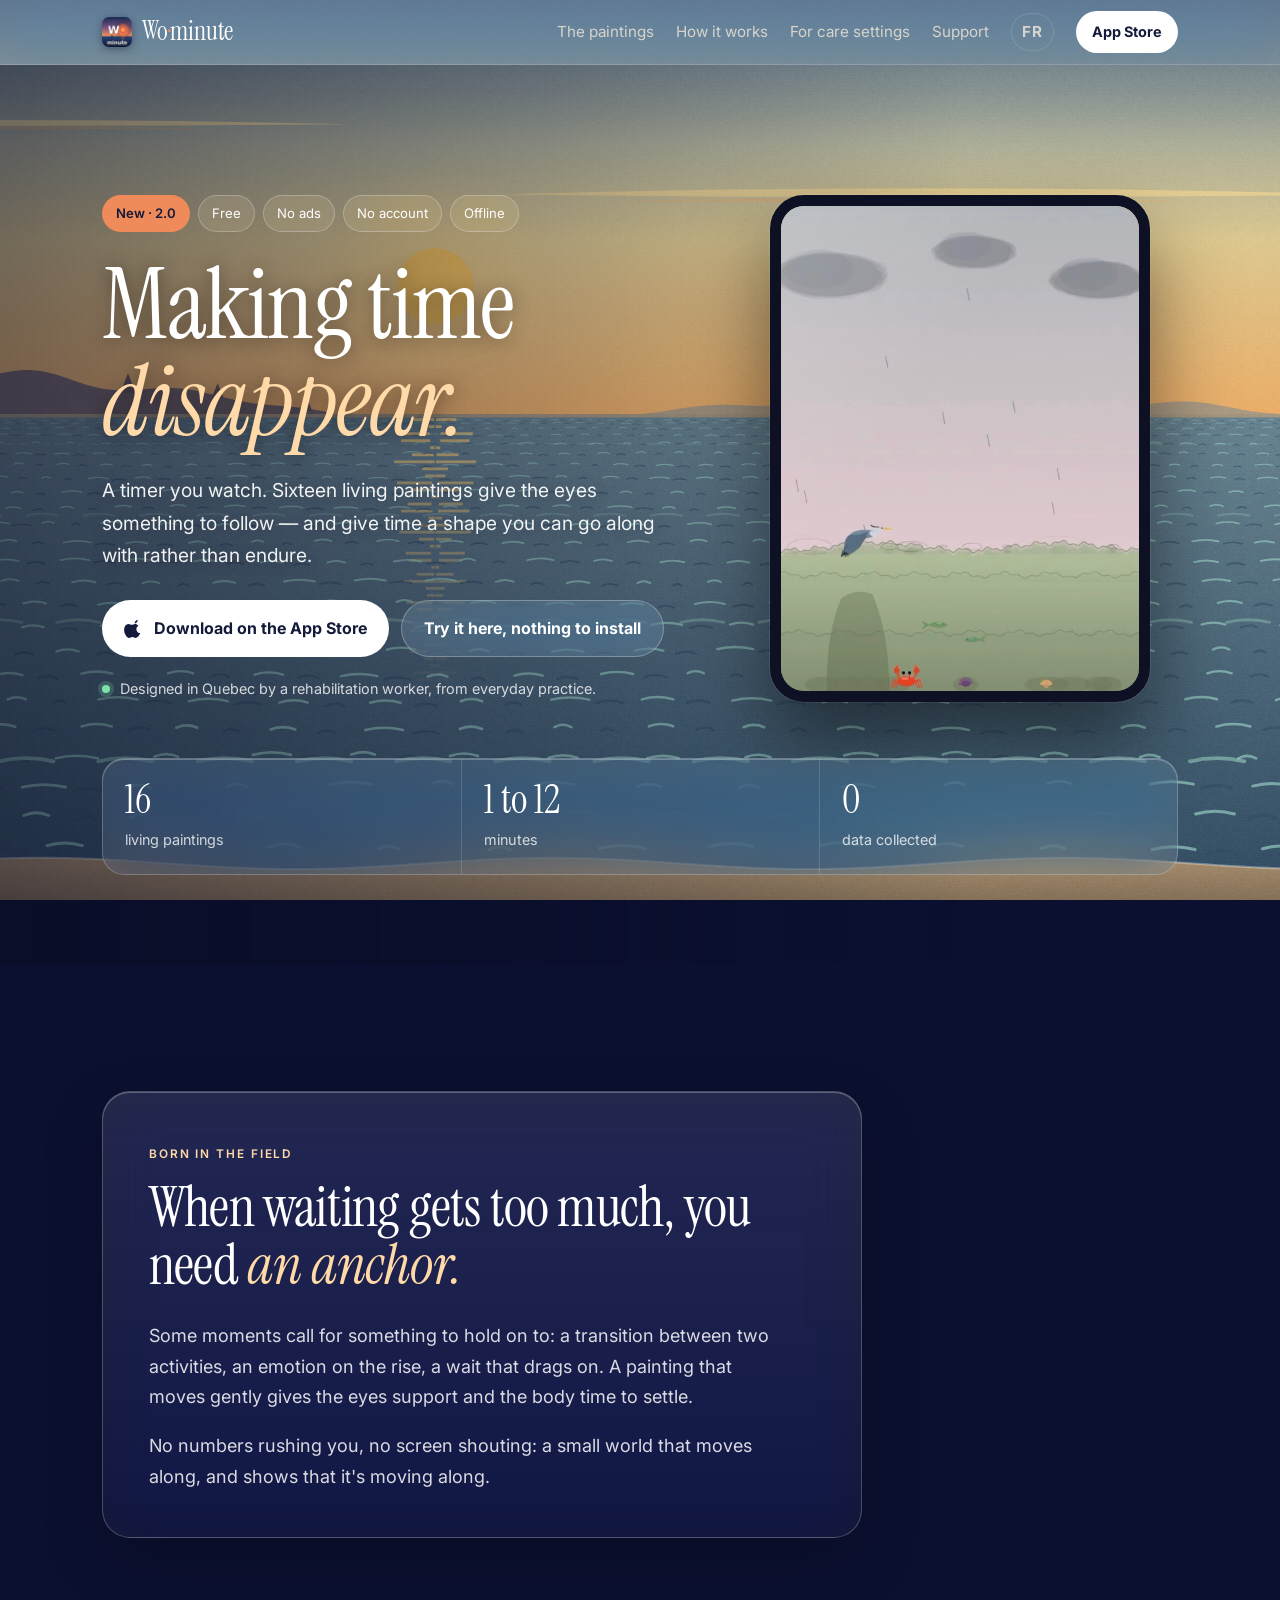
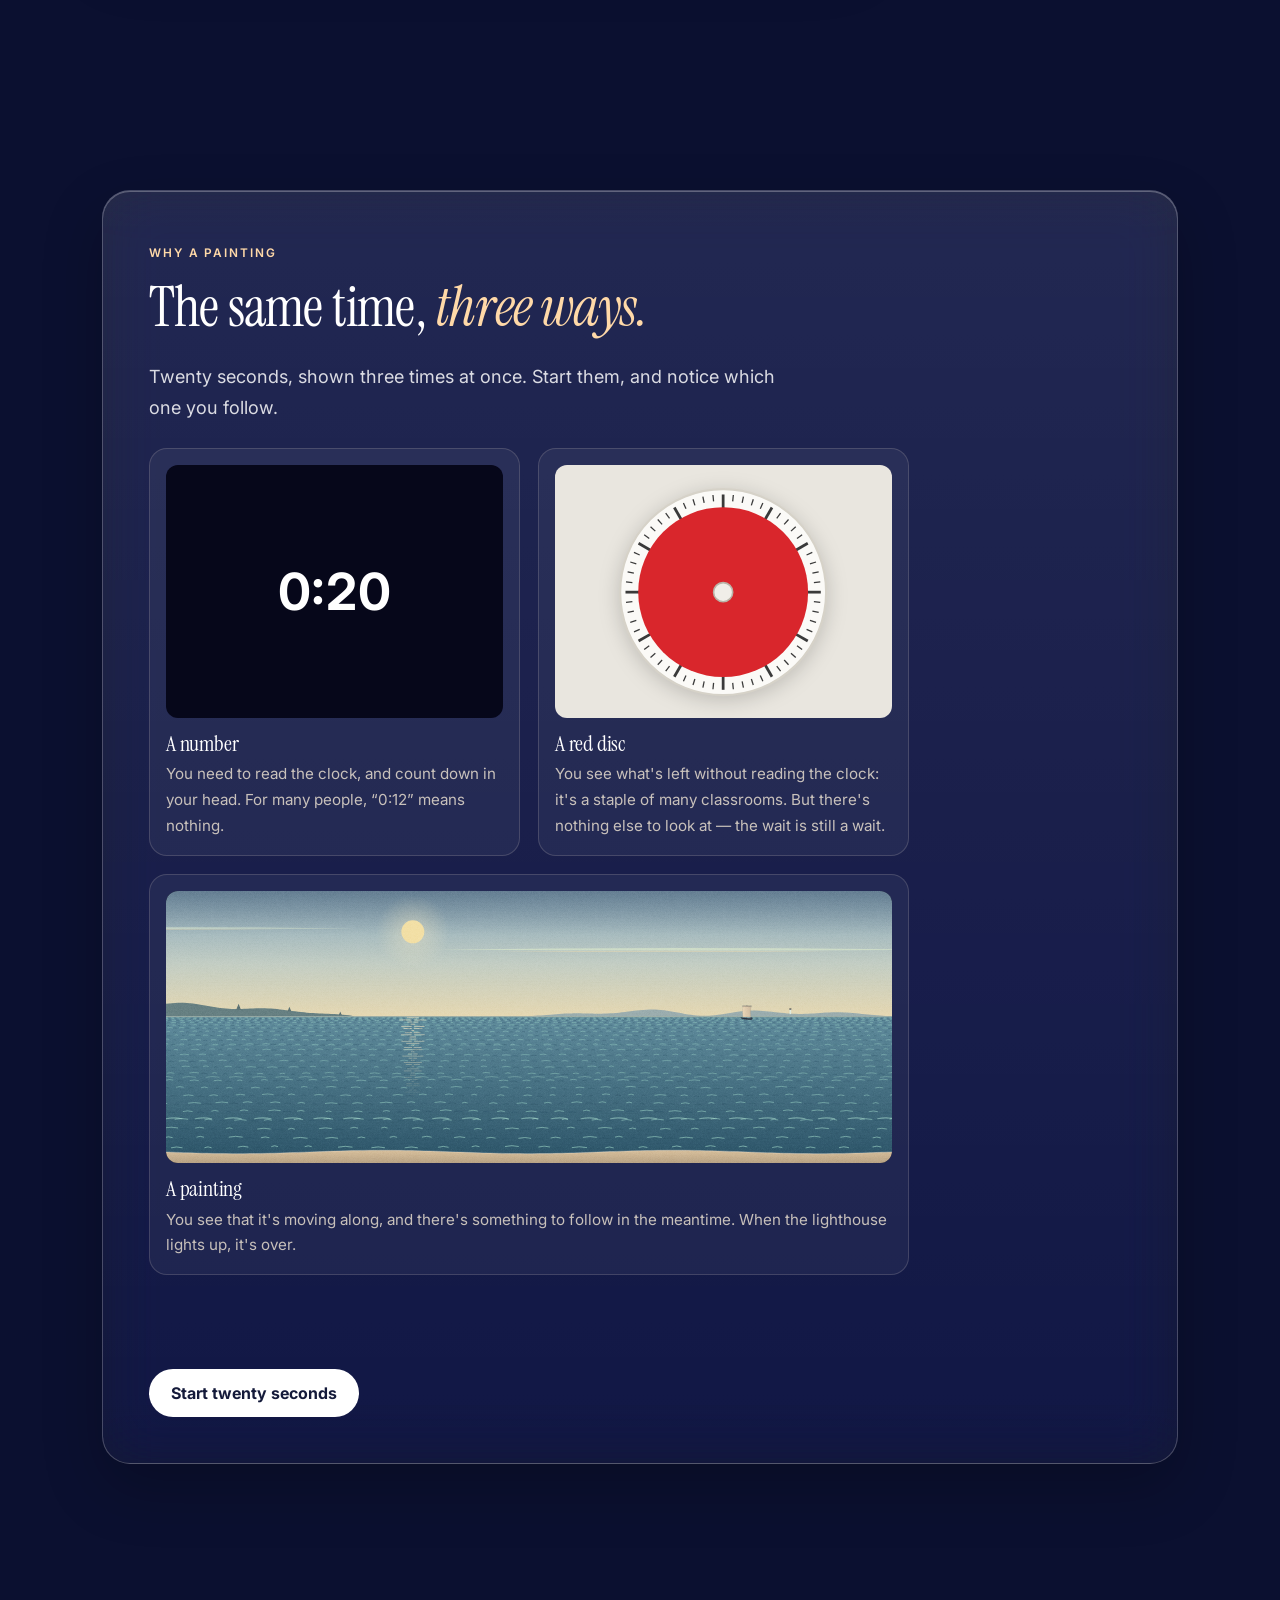
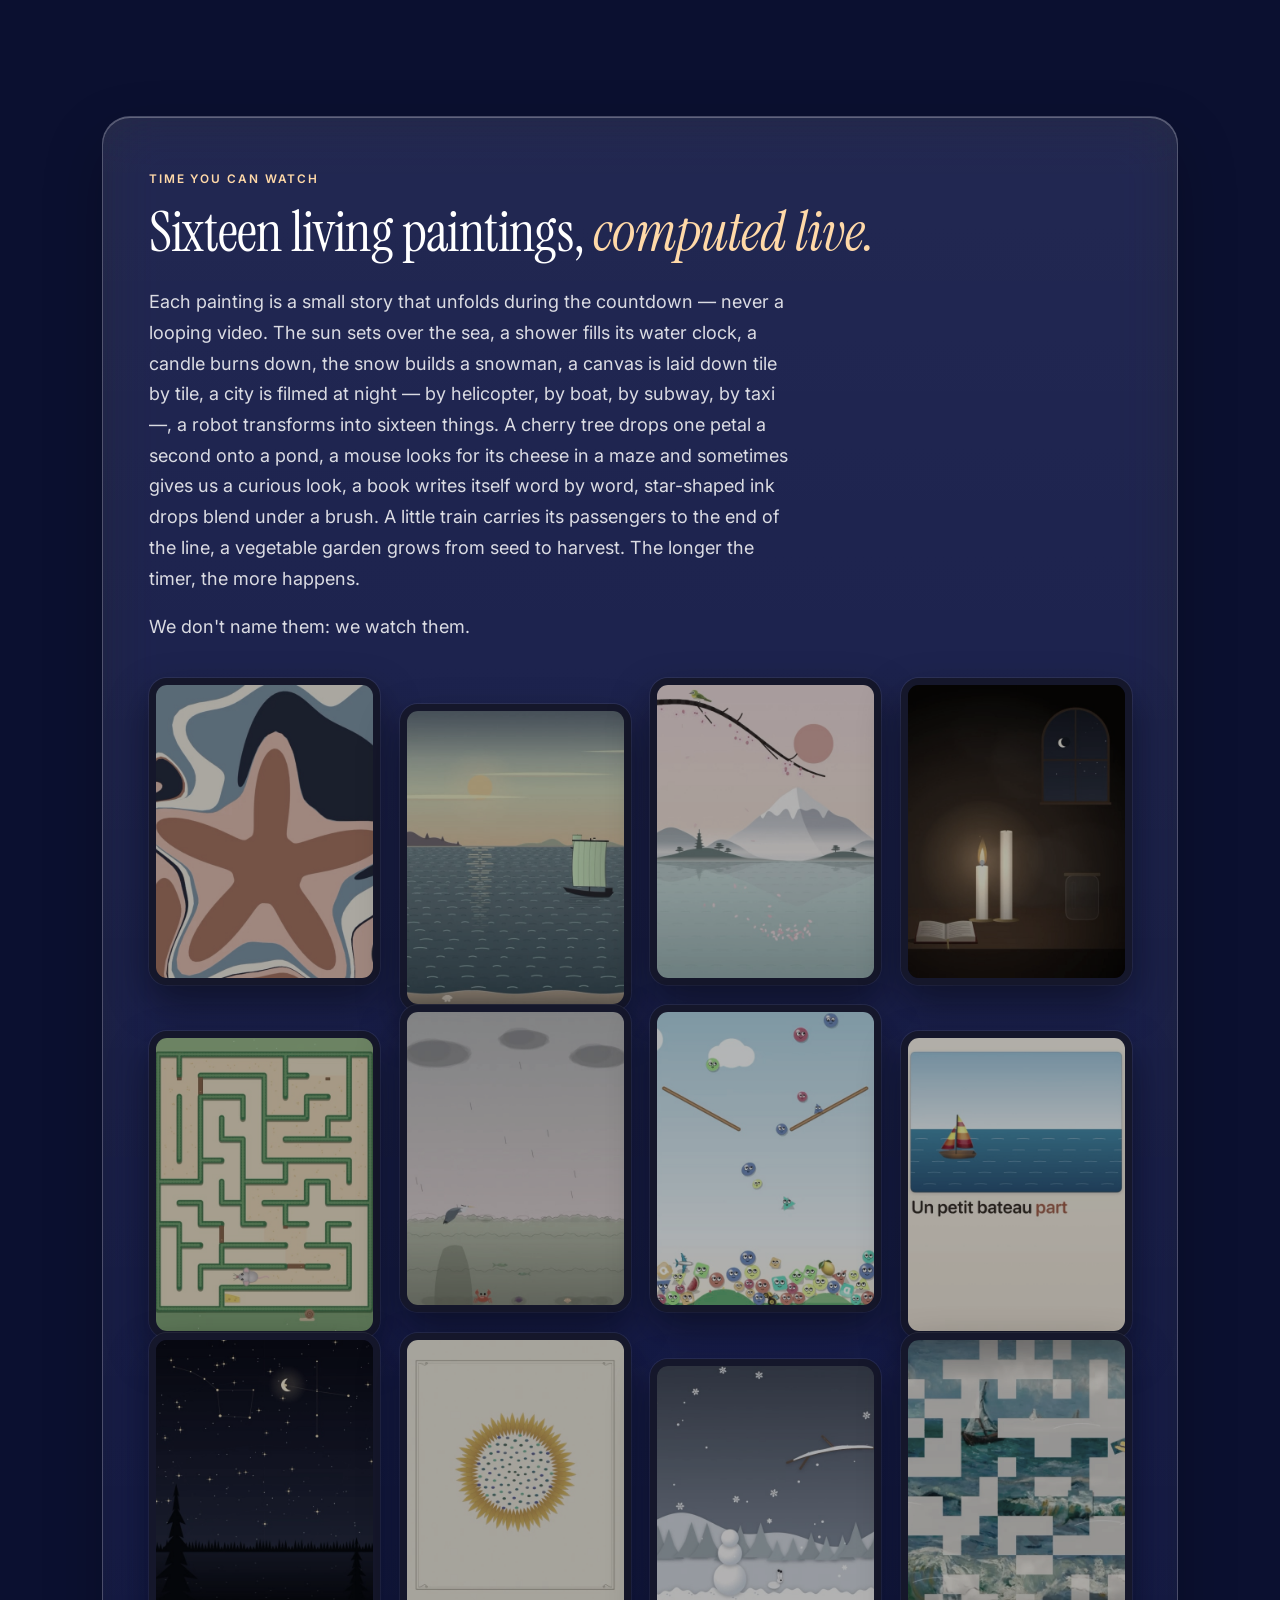
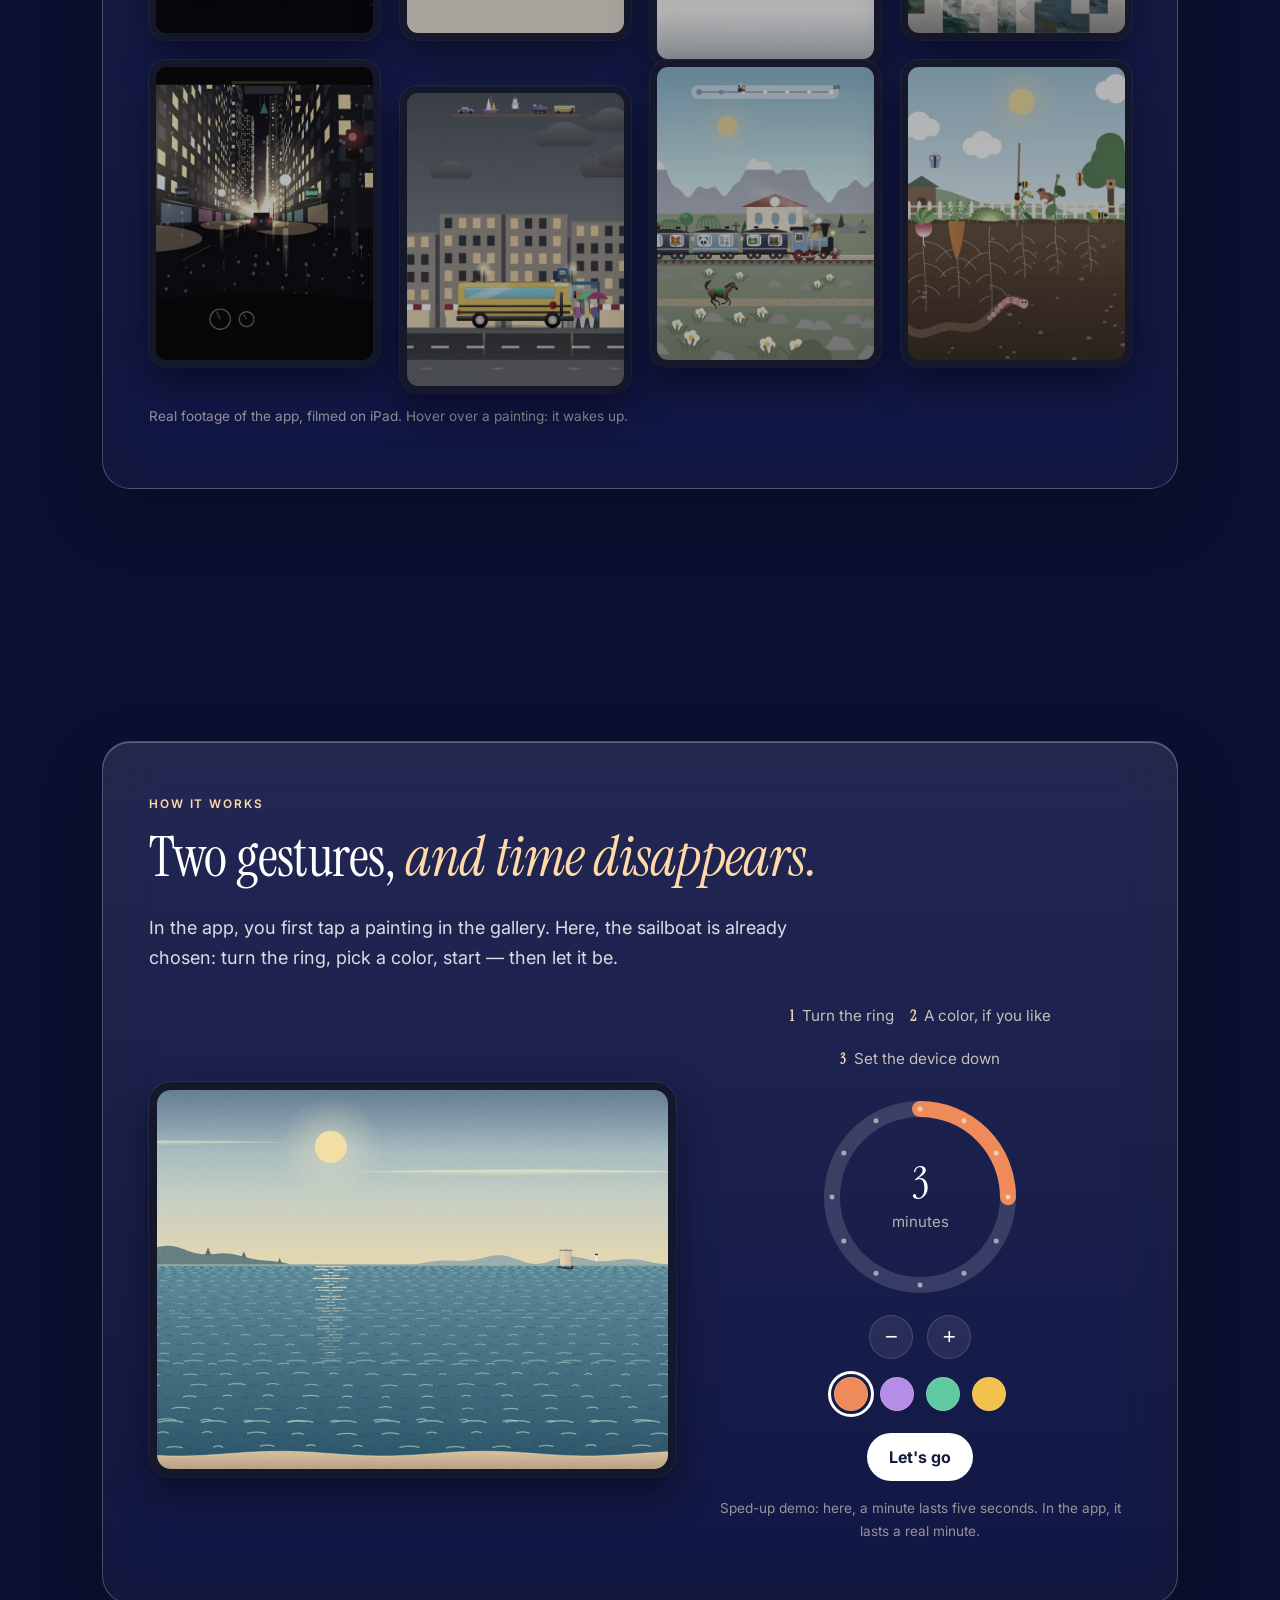
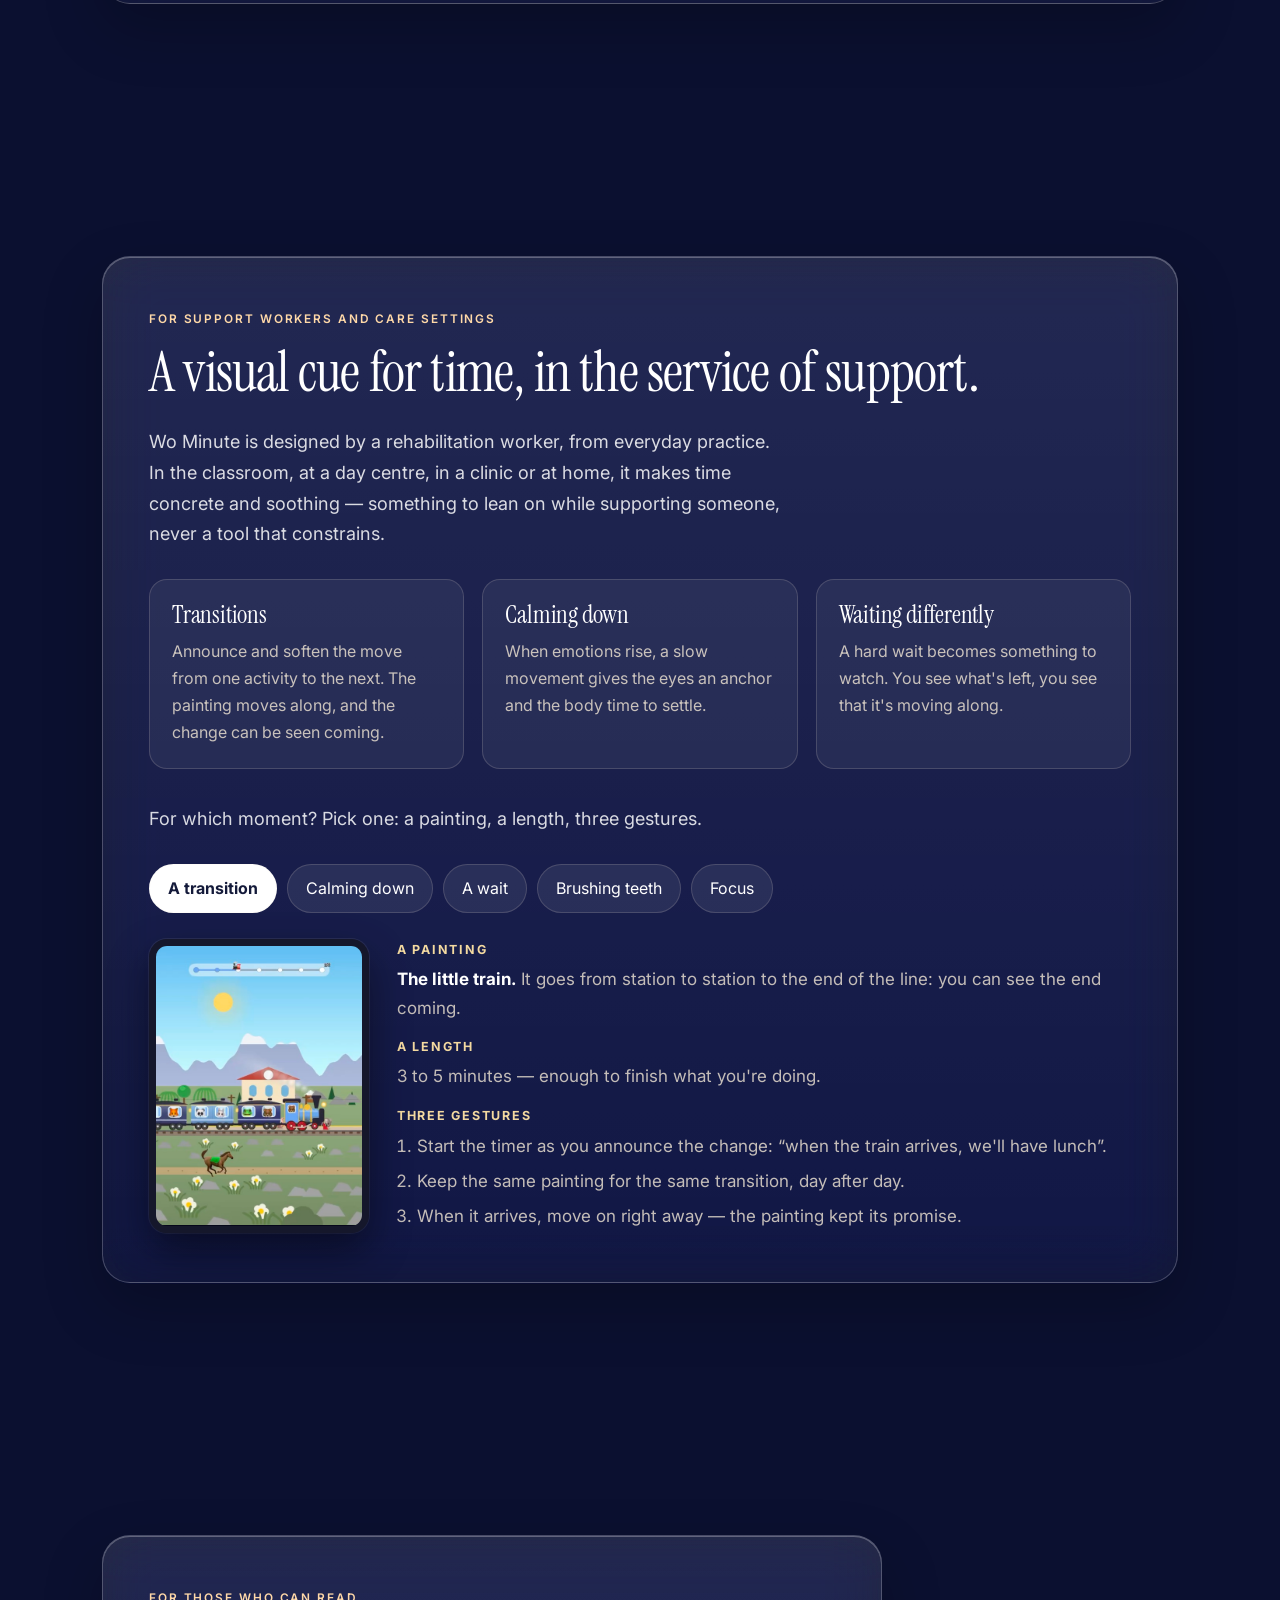
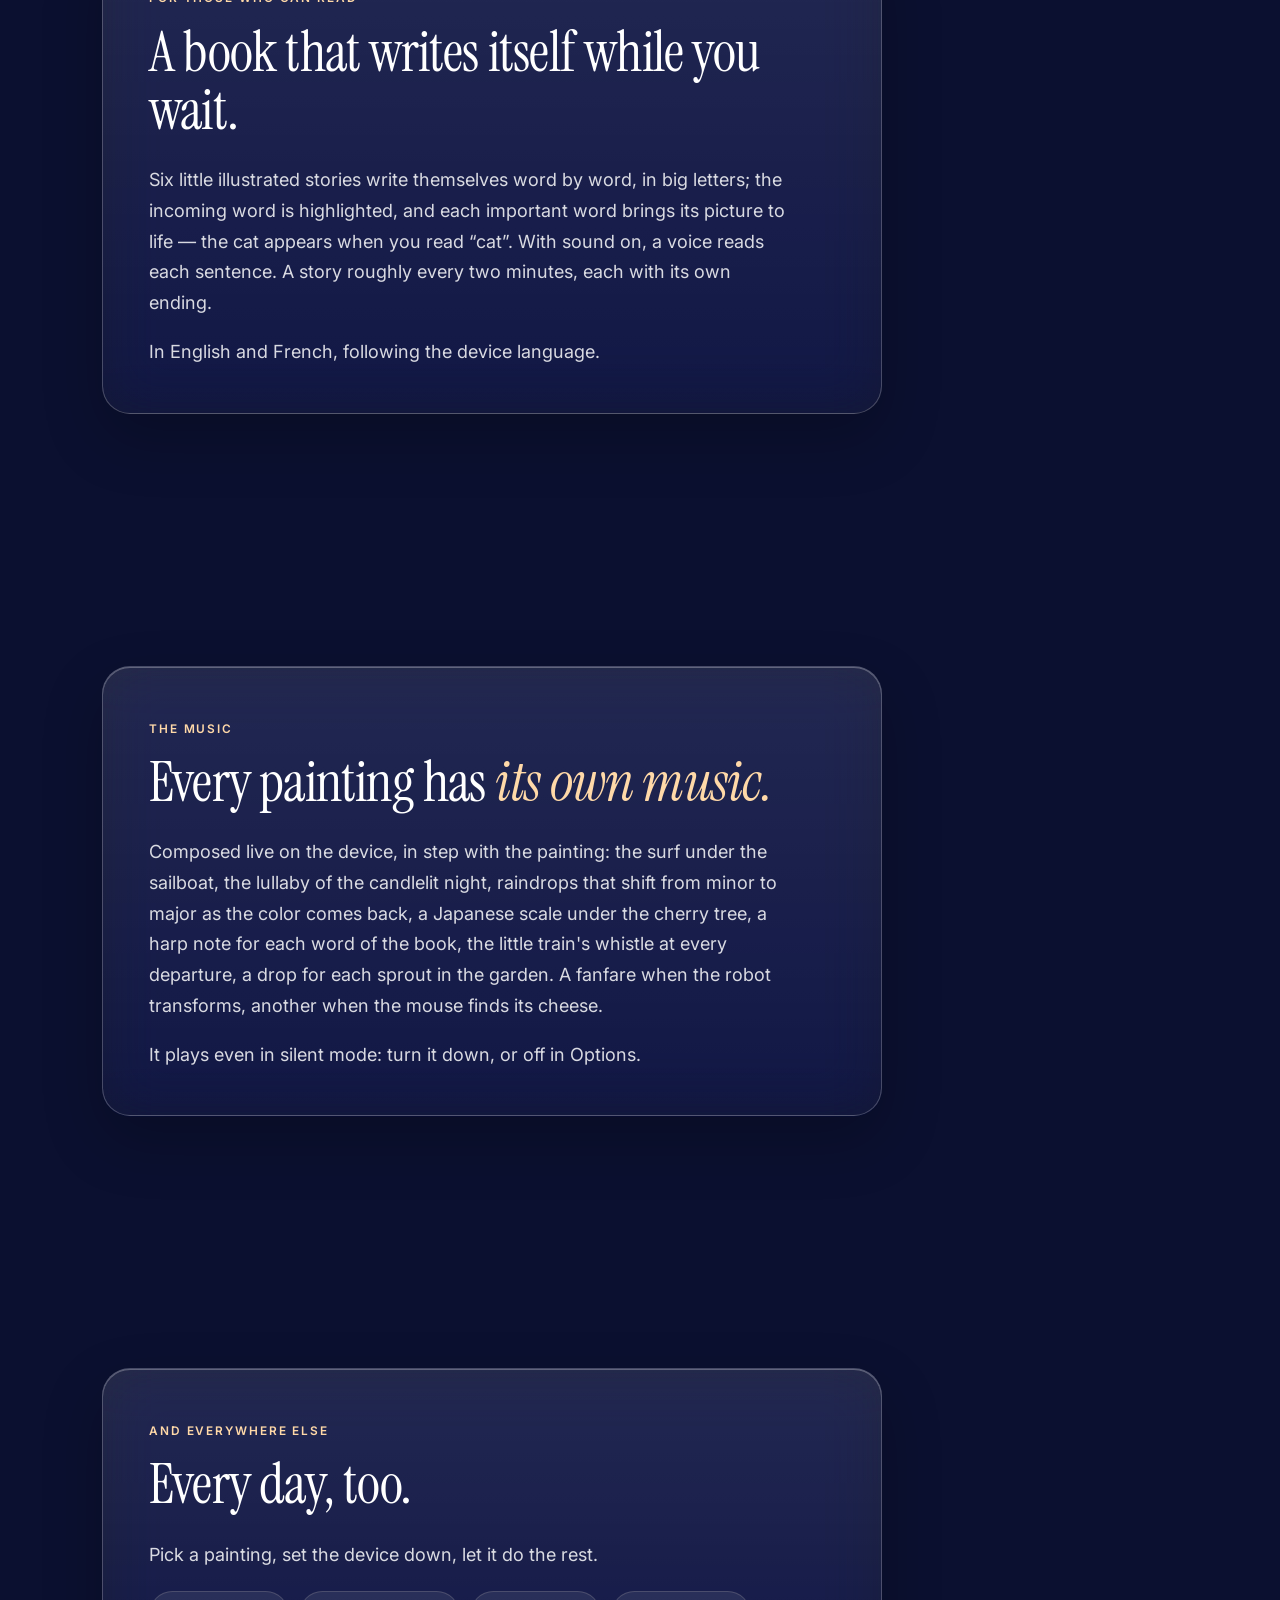
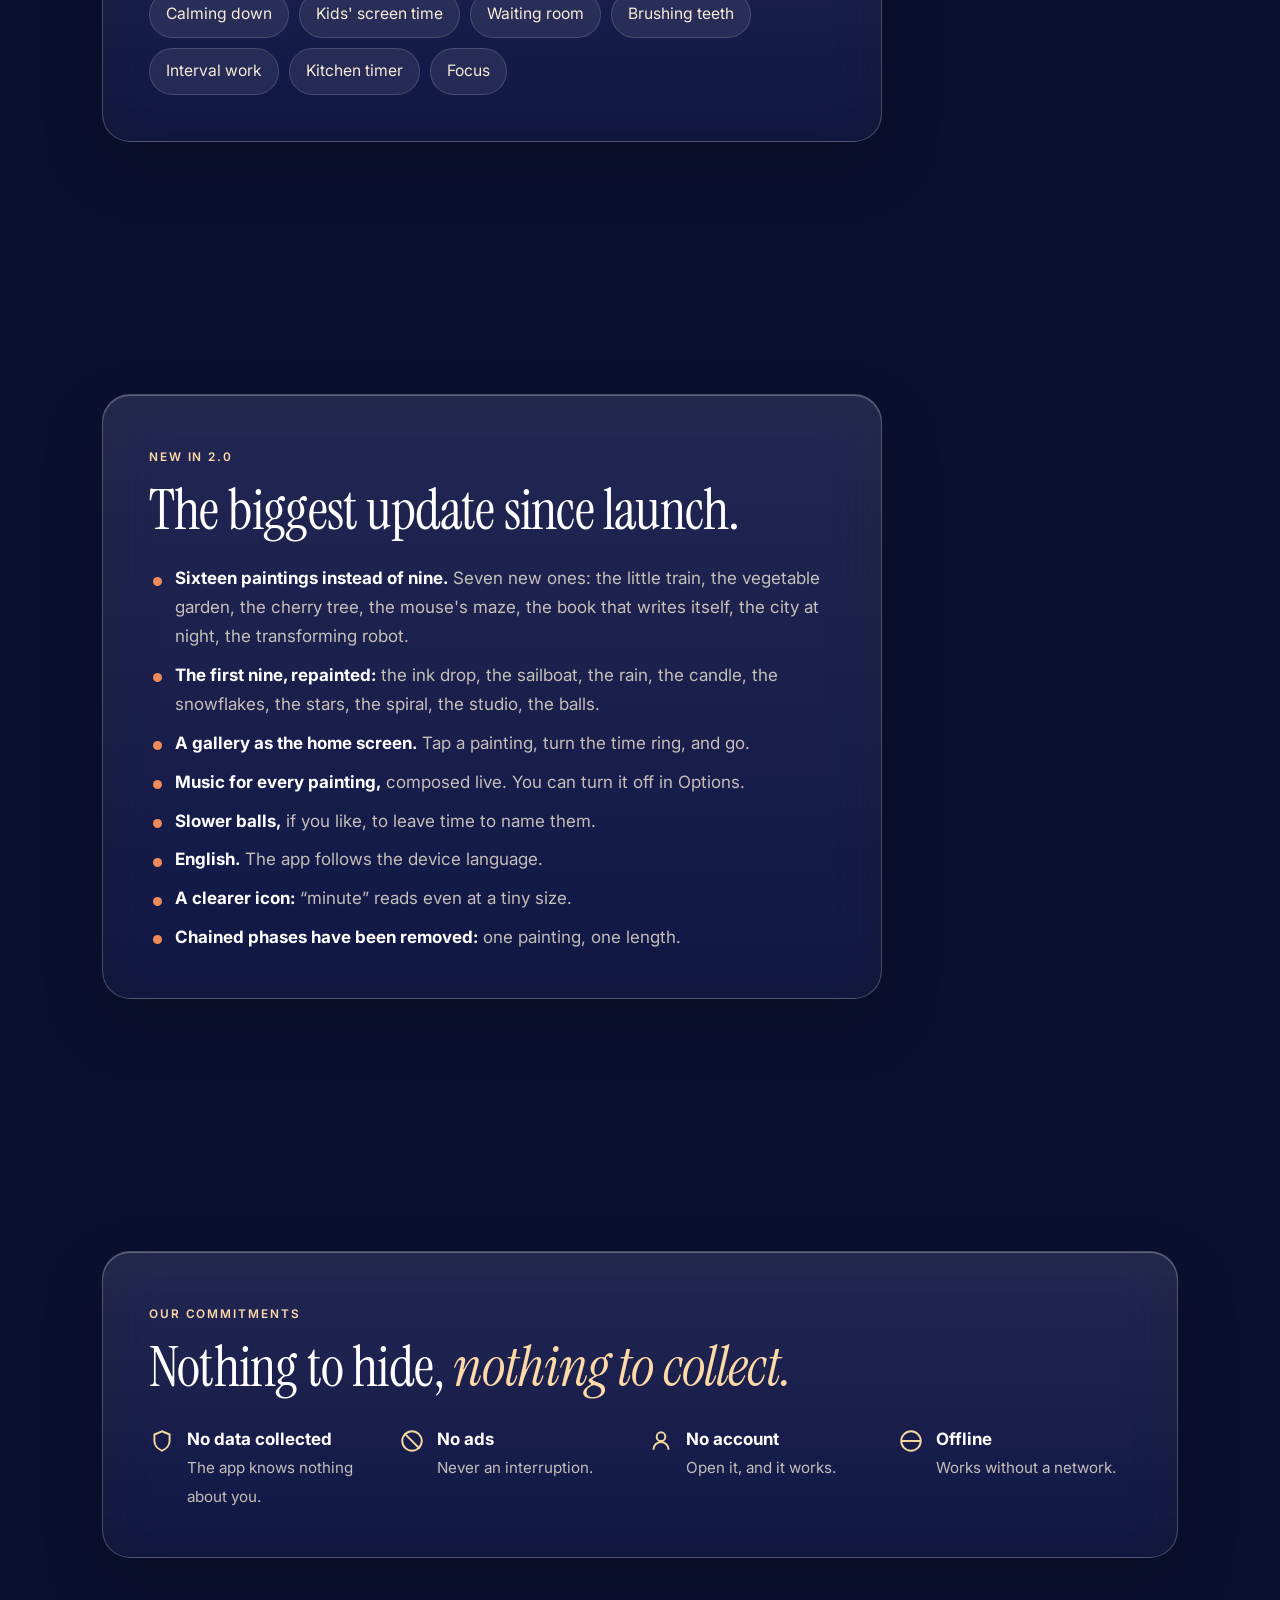
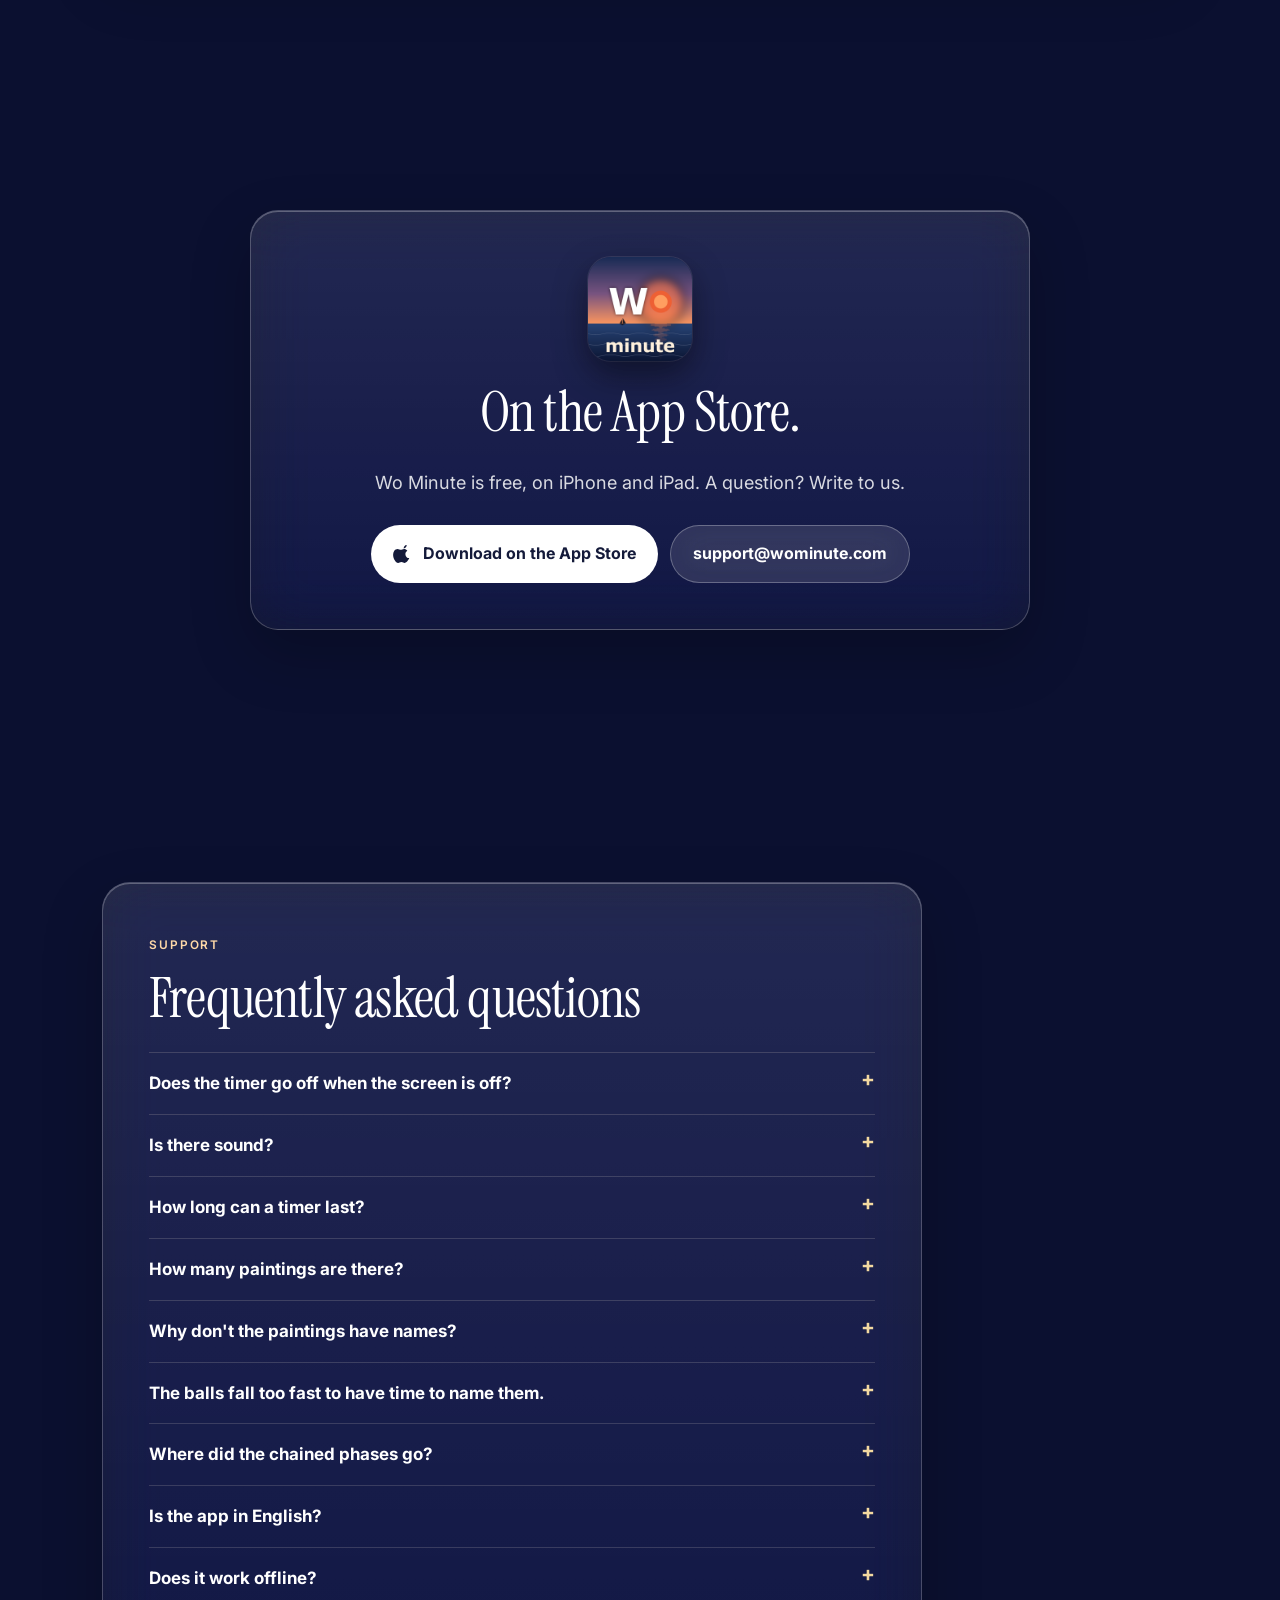
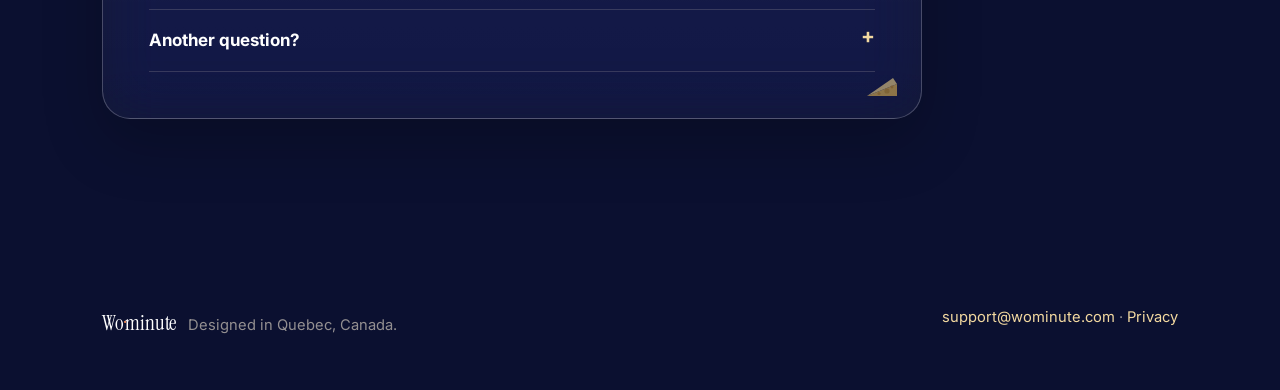
<file: en/index.html>
<!doctype html>
<html lang="en">
<head>
<meta charset="utf-8">
<meta name="viewport" content="width=device-width, initial-scale=1, viewport-fit=cover">
<title>Wo Minute — Making time disappear</title>
<meta name="description" content="Wo Minute is a timer you watch. Sixteen living paintings, computed live, give the eyes something to follow and give time a shape you can go along with. Designed in Quebec by a rehabilitation worker.">
<meta name="theme-color" content="#0b1030">
<link rel="icon" type="image/png" href="/favicon.png">
<link rel="apple-touch-icon" href="/apple-touch-icon.png">
<link rel="alternate" hreflang="fr" href="https://wominute.com/">
<link rel="alternate" hreflang="en" href="https://wominute.com/en/">
<link rel="alternate" hreflang="x-default" href="https://wominute.com/">
<meta property="og:locale" content="en_US">
<meta property="og:locale:alternate" content="fr_CA">
<meta property="og:title" content="Wo Minute — Making time disappear">
<meta property="og:description" content="The timer you watch. A visual anchor for transitions, calming down and hard waits.">
<meta property="og:type" content="website">
<meta property="og:image" content="https://wominute.com/scenes/vagues.jpg">
<link rel="preconnect" href="https://fonts.googleapis.com">
<link rel="preconnect" href="https://fonts.gstatic.com" crossorigin>
<link href="https://fonts.googleapis.com/css2?family=Instrument+Serif:ital@0;1&family=Inter:wght@400;500;600;700&display=swap" rel="stylesheet">
<link rel="stylesheet" href="/site.css">
</head>
<body>
<canvas id="ciel" aria-hidden="true"></canvas>

<header>
  <div class="wrap nav">
    <a class="logo" href="#" aria-label="Wo Minute, back to top"><img src="/icone.png" alt=""><span class="mot">Wo<span>·</span>minute</span></a>
    <nav class="liens">
      <a class="secondaire" href="#paintings">The paintings</a>
      <a class="secondaire" href="#how">How it works</a>
      <a class="secondaire" href="#settings">For care settings</a>
      <a class="secondaire" href="#support">Support</a>
      <a class="langue" href="/" hreflang="fr" lang="fr" aria-label="Français">FR</a>
      <a class="btn btn-plein btn-petit" href="https://apps.apple.com/app/id6779363425">App Store</a>
    </nav>
  </div>
</header>

<main>
  <section class="ouverture">
    <div class="wrap">
      <div class="ouv">
        <div>
          <div class="puces-ouv"><a href="#new">New · 2.0</a><span>Free</span><span>No ads</span><span>No account</span><span>Offline</span></div>
          <h1 class="ombre">Making time <em>disappear.</em></h1>
          <p class="lead ombre">A timer you watch. Sixteen living paintings give the eyes something to follow — and give time a shape you can go along with rather than endure.</p>
          <div class="actions">
            <a class="btn btn-plein" href="https://apps.apple.com/app/id6779363425"><svg viewBox="0 0 24 24" fill="currentColor" aria-hidden="true"><path d="M16.4 1.3c.1 1-.3 2-.9 2.7-.7.8-1.7 1.4-2.7 1.3-.1-1 .3-2 .9-2.7.7-.8 1.8-1.4 2.7-1.3zM19.5 16.9c-.5 1.2-.8 1.7-1.5 2.7-1 1.4-2.3 3.1-4 3.1-1.5 0-1.9-1-3.9-1-2 0-2.4 1-3.9 1-1.7 0-3-1.6-3.9-3C-.2 16.1-.6 11 1.4 8.3c1-1.4 2.6-2.3 4.1-2.3 1.6 0 2.6 1 3.9 1 1.3 0 2-1 3.9-1 1.4 0 2.9.8 3.9 2.1-3.4 1.9-2.9 6.8.4 8.8z"/></svg>Download on the App Store</a>
            <a class="btn btn-verre" href="#how">Try it here, nothing to install</a>
          </div>
          <div class="confiance" style="margin-top:20px"><i></i>Designed in Quebec by a rehabilitation worker, from everyday practice.</div>
        </div>
        <div class="appareil"><video muted loop playsinline autoplay preload="auto" poster="/scenes/pluie.jpg" aria-label="Wo Minute's rain and its heron, filmed on iPad"><source src="/scenes/pluie.mp4" type="video/mp4"></video></div>
      </div>
      <div class="chiffres-ouv"><div><b>16</b><span>living paintings</span></div><div><b>1 to 12</b><span>minutes</span></div><div><b>0</b><span>data collected</span></div></div>
    </div>
  </section>

  <section>
    <div class="wrap">
      <div class="carte apparait" style="max-width:760px">
        <div class="etiquette">Born in the field</div>
        <h2>When waiting gets too much, you need <em>an anchor.</em></h2>
        <p class="lead">Some moments call for something to hold on to: a transition between two activities, an emotion on the rise, a wait that drags on. A painting that moves gently gives the eyes support and the body time to settle.</p>
        <p class="lead" style="margin:0">No numbers rushing you, no screen shouting: a small world that moves along, and shows that it's moving along.</p>
      </div>
    </div>
  </section>

  <section id="pourquoi">
    <div class="wrap">
      <div class="carte apparait">
        <div class="etiquette">Why a painting</div>
        <h2>The same time, <em>three ways.</em></h2>
        <p class="lead">Twenty seconds, shown three times at once. Start them, and notice which one you follow.</p>
        <div class="trois-facons">
          <div class="facon">
            <div class="vue"><div class="chiffres" id="b-chiffres">0:20</div></div>
            <h3>A number</h3>
            <p><b class="titre-mobile">A number. </b>You need to read the clock, and count down in your head. For many people, “0:12” means nothing.</p>
          </div>
          <div class="facon">
            <div class="vue claire"><svg class="disque" viewBox="0 0 200 200" role="img" aria-label="A red-disc timer shrinking">
              <circle cx="100" cy="100" r="97" fill="#fbfaf7" stroke="#d6d2c8" stroke-width="2"/>
              <g id="b-crans"></g>
              <path id="b-secteur" fill="#d9262c"/>
              <circle cx="100" cy="100" r="9" fill="#f0eee8" stroke="#b9b4a8" stroke-width="1.5"/>
            </svg></div>
            <h3>A red disc</h3>
            <p><b class="titre-mobile">A red disc. </b>You see what's left without reading the clock: it's a staple of many classrooms. But there's nothing else to look at — the wait is still a wait.</p>
          </div>
          <div class="facon">
            <div class="vue"><canvas id="b-scene" role="img" aria-label="A sailboat crossing the sea as the sun sets"></canvas></div>
            <h3>A painting</h3>
            <p><b class="titre-mobile">A painting. </b>You see that it's moving along, and there's something to follow in the meantime. When the lighthouse lights up, it's over.</p>
          </div>
          <div class="lancer"><p class="question" id="b-question" aria-live="polite"></p><button class="btn btn-plein" id="b-go" type="button">Start twenty seconds</button></div>
        </div>
      </div>
    </div>
  </section>

  <section id="paintings">
    <div class="wrap">
      <div class="carte apparait">
        <div class="etiquette">Time you can watch</div>
        <h2>Sixteen living paintings, <em>computed live.</em></h2>
        <p class="lead">Each painting is a small story that unfolds during the countdown — never a looping video. The sun sets over the sea, a shower fills its water clock, a candle burns down, the snow builds a snowman, a canvas is laid down tile by tile, a city is filmed at night — by helicopter, by boat, by subway, by taxi —, a robot transforms into sixteen things. A cherry tree drops one petal a second onto a pond, a mouse looks for its cheese in a maze and sometimes gives us a curious look, a book writes itself word by word, star-shaped ink drops blend under a brush. A little train carries its passengers to the end of the line, a vegetable garden grows from seed to harvest. The longer the timer, the more happens.</p>
        <p class="lead" style="margin:0">We don't name them: we watch them.</p>
        <div class="tableaux">
          <div class="tel"><video muted loop playsinline preload="none" poster="/scenes/goutte.jpg" aria-label="Star-shaped ink drops, a brush blending the colors"><source src="/scenes/goutte.mp4" type="video/mp4"></video></div>
          <div class="tel"><video muted loop playsinline preload="none" poster="/scenes/vagues.jpg" aria-label="A sailboat at sunset, the sea as a woodblock print"><source src="/scenes/vagues.mp4" type="video/mp4"></video></div>
          <div class="tel"><video muted loop playsinline preload="none" poster="/scenes/petales.jpg" aria-label="A cherry tree by a pond, a Japanese print"><source src="/scenes/petales.mp4" type="video/mp4"></video></div>
          <div class="tel"><video muted loop playsinline preload="none" poster="/scenes/bougie.jpg" aria-label="A candle in a bedroom, the night at the window"><source src="/scenes/bougie.mp4" type="video/mp4"></video></div>
          <div class="tel"><video muted loop playsinline preload="none" poster="/scenes/labyrinthe.jpg" aria-label="A mouse looking for its cheese in a hedge maze"><source src="/scenes/labyrinthe.mp4" type="video/mp4"></video></div>
          <div class="tel"><video muted loop playsinline preload="none" poster="/scenes/pluie.jpg" aria-label="A watercolor shower, a heron on its rock"><source src="/scenes/pluie.mp4" type="video/mp4"></video></div>
          <div class="tel"><video muted loop playsinline preload="none" poster="/scenes/balles.jpg" aria-label="Balls, fruit and letters falling"><source src="/scenes/balles.mp4" type="video/mp4"></video></div>
          <div class="tel"><video muted loop playsinline preload="none" poster="/scenes/texte.jpg" aria-label="An illustrated book writing itself word by word"><source src="/scenes/texte.mp4" type="video/mp4"></video></div>
          <div class="tel"><video muted loop playsinline preload="none" poster="/scenes/etoiles.jpg" aria-label="The constellations above a lake"><source src="/scenes/etoiles.mp4" type="video/mp4"></video></div>
          <div class="tel"><video muted loop playsinline preload="none" poster="/scenes/spirale.jpg" aria-label="Seeds set at the golden angle"><source src="/scenes/spirale.mp4" type="video/mp4"></video></div>
          <div class="tel"><video muted loop playsinline preload="none" poster="/scenes/flocons.jpg" aria-label="A paper-cut winter, a snowman"><source src="/scenes/flocons.mp4" type="video/mp4"></video></div>
          <div class="tel"><video muted loop playsinline preload="none" poster="/scenes/briques.jpg" aria-label="A Van Gogh canvas laid down tile by tile"><source src="/scenes/briques.mp4" type="video/mp4"></video></div>
          <div class="tel"><video muted loop playsinline preload="none" poster="/scenes/ville.jpg" aria-label="A city at night, seen from a taxi in the rain"><source src="/scenes/ville.mp4" type="video/mp4"></video></div>
          <div class="tel"><video muted loop playsinline preload="none" poster="/scenes/robot.jpg" aria-label="A robot transforming, and the scenery with it"><source src="/scenes/robot.mp4" type="video/mp4"></video></div>
          <div class="tel"><video muted loop playsinline preload="none" poster="/scenes/train.jpg" aria-label="A little steam train and its passengers, from station to station"><source src="/scenes/train.mp4" type="video/mp4"></video></div>
          <div class="tel"><video muted loop playsinline preload="none" poster="/scenes/potager.jpg" aria-label="A cutaway vegetable garden growing from seed to harvest"><source src="/scenes/potager.mp4" type="video/mp4"></video></div>
        </div>
        <p class="note">Real footage of the app, filmed on iPad.<span class="seulement-survol"> Hover over a painting: it wakes up.</span></p>
      </div>
    </div>
  </section>

  <section id="how">
    <div class="wrap">
      <div class="carte apparait">
        <div class="etiquette">How it works</div>
        <h2>Two gestures, <em>and time disappears.</em></h2>
        <p class="lead">In the app, you first tap a painting in the gallery. Here, the sailboat is already chosen: turn the ring, pick a color, start — then let it be.</p>
        <div class="essai">
          <div class="ecran">
            <canvas id="a-scene" role="img" aria-label="A sailboat crossing the sea as the sun sets"></canvas>
            <button class="rond" id="a-rond" type="button" aria-label="Pause">
              <svg viewBox="0 0 58 58" aria-hidden="true"><circle cx="29" cy="29" r="24" fill="none" stroke="rgba(255,255,255,.22)" stroke-width="4"/>
                <circle id="a-reste" cx="29" cy="29" r="24" fill="none" stroke="#fff" stroke-width="4" stroke-linecap="round" transform="rotate(-90 29 29)"/>
                <g id="a-icone-pause" fill="#fff"><rect x="22" y="21" width="4.5" height="16" rx="1.5"/><rect x="31.5" y="21" width="4.5" height="16" rx="1.5"/></g>
                <path id="a-icone-jouer" d="M24 20 L38 29 L24 38 Z" fill="#fff" style="display:none"/></svg>
            </button>
            <div class="fin" id="a-fin" aria-live="polite">It's over.</div>
          </div>
          <div class="reglages">
            <ol><li><b>1</b> Turn the ring</li><li><b>2</b> A color, if you like</li><li><b>3</b> Set the device down</li></ol>
            <svg id="a-anneau" viewBox="0 0 220 220" role="slider" aria-label="Length in minutes" aria-valuemin="1" aria-valuemax="12" tabindex="0">
              <circle cx="110" cy="110" r="88" fill="none" stroke="rgba(255,255,255,.14)" stroke-width="16"/>
              <circle id="a-arc" cx="110" cy="110" r="88" fill="none" stroke="#ef8a5a" stroke-width="16" stroke-linecap="round" transform="rotate(-90 110 110)"/>
              <g id="a-crans"></g>
              <text id="a-min" x="110" y="112" text-anchor="middle" fill="#fff" font-family="Instrument Serif, serif" font-size="46">3</text>
              <text x="110" y="140" text-anchor="middle" fill="rgba(246,236,216,.7)" font-family="Inter, sans-serif" font-size="15">minutes</text>
            </svg>
            <div class="pm"><button id="a-moins" type="button" aria-label="One minute less">−</button><button id="a-plus" type="button" aria-label="One minute more">+</button></div>
            <div class="couleurs" id="a-couleurs"></div>
            <button class="btn btn-plein" id="a-go" type="button">Let's go</button>
            <p class="note">Sped-up demo: here, a minute lasts five seconds. In the app, it lasts a real minute.</p>
          </div>
        </div>
      </div>
    </div>
  </section>

  <section id="settings">
    <div class="wrap">
      <div class="carte apparait">
        <div class="etiquette">For support workers and care settings</div>
        <h2>A visual cue for time, in the service of support.</h2>
        <p class="lead">Wo Minute is designed by a rehabilitation worker, from everyday practice. In the classroom, at a day centre, in a clinic or at home, it makes time concrete and soothing — something to lean on while supporting someone, never a tool that constrains.</p>
        <div class="trois">
          <div><h3>Transitions</h3><p>Announce and soften the move from one activity to the next. The painting moves along, and the change can be seen coming.</p></div>
          <div><h3>Calming down</h3><p>When emotions rise, a slow movement gives the eyes an anchor and the body time to settle.</p></div>
          <div><h3>Waiting differently</h3><p>A hard wait becomes something to watch. You see what's left, you see that it's moving along.</p></div>
        </div>
        <p class="lead" style="margin-top:34px; margin-bottom:0">For which moment? Pick one: a painting, a length, three gestures.</p>
        <div class="moments" id="c-moments"></div>
        <div class="conseil">
          <div class="tel"><video id="c-video" muted loop playsinline preload="none"></video></div>
          <dl class="fiche">
            <dt>A painting</dt><dd id="c-tableau"></dd>
            <dt>A length</dt><dd id="c-duree"></dd>
            <dt>Three gestures</dt><dd><ol id="c-gestes"></ol></dd>
          </dl>
        </div>
      </div>
    </div>
  </section>

  <section>
    <div class="wrap">
      <div class="carte apparait" style="max-width:780px">
        <div class="etiquette">For those who can read</div>
        <h2>A book that writes itself while you wait.</h2>
        <p class="lead">Six little illustrated stories write themselves word by word, in big letters; the incoming word is highlighted, and each important word brings its picture to life — the cat appears when you read “cat”. With sound on, a voice reads each sentence. A story roughly every two minutes, each with its own ending.</p>
        <p class="lead" style="margin:0">In English and French, following the device language.</p>
      </div>
    </div>
  </section>

  <section>
    <div class="wrap">
      <div class="carte apparait" style="max-width:780px">
        <div class="etiquette">The music</div>
        <h2>Every painting has <em>its own music.</em></h2>
        <p class="lead">Composed live on the device, in step with the painting: the surf under the sailboat, the lullaby of the candlelit night, raindrops that shift from minor to major as the color comes back, a Japanese scale under the cherry tree, a harp note for each word of the book, the little train's whistle at every departure, a drop for each sprout in the garden. A fanfare when the robot transforms, another when the mouse finds its cheese.</p>
        <p class="lead" style="margin:0">It plays even in silent mode: turn it down, or off in Options.</p>
      </div>
    </div>
  </section>

  <section>
    <div class="wrap">
      <div class="carte apparait" style="max-width:780px">
        <div class="etiquette">And everywhere else</div>
        <h2>Every day, too.</h2>
        <p class="lead">Pick a painting, set the device down, let it do the rest.</p>
        <div class="puces"><span>Calming down</span><span>Kids' screen time</span><span>Waiting room</span><span>Brushing teeth</span><span>Interval work</span><span>Kitchen timer</span><span>Focus</span></div>
      </div>
    </div>
  </section>

  <section id="new">
    <div class="wrap">
      <div class="carte apparait" style="max-width:780px">
        <div class="etiquette">New in 2.0</div>
        <h2>The biggest update since launch.</h2>
        <ul class="liste-nouveau">
          <li><b>Sixteen paintings instead of nine.</b> Seven new ones: the little train, the vegetable garden, the cherry tree, the mouse's maze, the book that writes itself, the city at night, the transforming robot.</li>
          <li><b>The first nine, repainted:</b> the ink drop, the sailboat, the rain, the candle, the snowflakes, the stars, the spiral, the studio, the balls.</li>
          <li><b>A gallery as the home screen.</b> Tap a painting, turn the time ring, and go.</li>
          <li><b>Music for every painting,</b> composed live. You can turn it off in Options.</li>
          <li><b>Slower balls,</b> if you like, to leave time to name them.</li>
          <li><b>English.</b> The app follows the device language.</li>
          <li><b>A clearer icon:</b> “minute” reads even at a tiny size.</li>
          <li><b>Chained phases have been removed:</b> one painting, one length.</li>
        </ul>
      </div>
    </div>
  </section>

  <section>
    <div class="wrap">
      <div class="carte apparait">
        <div class="etiquette">Our commitments</div>
        <h2>Nothing to hide, <em>nothing to collect.</em></h2>
        <div class="valeurs">
          <div class="valeur"><svg viewBox="0 0 24 24" fill="none" stroke="currentColor" stroke-width="1.8"><path d="M12 3l7 3v6c0 5-3 7-7 9-4-2-7-4-7-9V6z"/></svg><div><b>No data collected</b><span>The app knows nothing about you.</span></div></div>
          <div class="valeur"><svg viewBox="0 0 24 24" fill="none" stroke="currentColor" stroke-width="1.8"><circle cx="12" cy="12" r="9"/><path d="M5 5l14 14"/></svg><div><b>No ads</b><span>Never an interruption.</span></div></div>
          <div class="valeur"><svg viewBox="0 0 24 24" fill="none" stroke="currentColor" stroke-width="1.8"><path d="M12 12a4 4 0 100-8 4 4 0 000 8z"/><path d="M5 20a7 7 0 0114 0"/></svg><div><b>No account</b><span>Open it, and it works.</span></div></div>
          <div class="valeur"><svg viewBox="0 0 24 24" fill="none" stroke="currentColor" stroke-width="1.8"><path d="M3 12h18M3 12a9 9 0 0118 0M3 12a9 9 0 0018 0"/></svg><div><b>Offline</b><span>Works without a network.</span></div></div>
        </div>
      </div>
    </div>
  </section>

  <section>
    <div class="wrap">
      <div class="carte apparait" style="max-width:780px; text-align:center; margin:0 auto">
        <img class="icone-app" src="/icone.png" alt="The Wo Minute icon: a W, a sun setting over the sea, and the word minute">
        <h2>On the App Store.</h2>
        <p class="lead" style="margin:0 auto 24px">Wo Minute is free, on iPhone and iPad. A question? Write to us.</p>
        <div class="actions" style="justify-content:center">
          <a class="btn btn-plein" href="https://apps.apple.com/app/id6779363425">
            <svg viewBox="0 0 24 24" fill="currentColor" aria-hidden="true"><path d="M16.4 1.3c.1 1-.3 2-.9 2.7-.7.8-1.7 1.4-2.7 1.3-.1-1 .3-2 .9-2.7.7-.8 1.8-1.4 2.7-1.3zM19.5 16.9c-.5 1.2-.8 1.7-1.5 2.7-1 1.4-2.3 3.1-4 3.1-1.5 0-1.9-1-3.9-1-2 0-2.4 1-3.9 1-1.7 0-3-1.6-3.9-3C-.2 16.1-.6 11 1.4 8.3c1-1.4 2.6-2.3 4.1-2.3 1.6 0 2.6 1 3.9 1 1.3 0 2-1 3.9-1 1.4 0 2.9.8 3.9 2.1-3.4 1.9-2.9 6.8.4 8.8z"/></svg>
            Download on the App Store</a>
          <a class="btn btn-verre" href="mailto:support@wominute.com">support@wominute.com</a>
        </div>
      </div>
    </div>
  </section>

  <section id="support">
    <div class="wrap">
      <div class="carte apparait" style="max-width:820px">
        <div class="etiquette">Support</div>
        <h2>Frequently asked questions</h2>
        <details><summary>Does the timer go off when the screen is off?</summary><p>Yes, if notifications are allowed. Wo Minute asks the first time you start a timer; you can also turn them on from the menu, under “Our commitments”. If you said no: Settings ▸ Wo Minute ▸ Notifications.</p></details>
        <details><summary>Is there sound?</summary><p>Two things. Every painting has its own music, composed live; it plays even in silent mode, and can be turned off in Options. At the end, an alert of your choice: a sound, a vibration or a spoken announcement.</p></details>
        <details><summary>How long can a timer last?</summary><p>From 1 to 12 minutes, one minute per notch of the ring. The longer it is, the more happens in the painting.</p></details>
        <details><summary>How many paintings are there?</summary><p>Sixteen: the ink drop, the sailboat, the cherry tree, the candle, the maze, the rain, the balls, the book, the stars, the spiral, the snowflakes, the studio, the city, the robot, the little train and the vegetable garden. Each one changes from one session to the next.</p></details>
        <details><summary>Why don't the paintings have names?</summary><p>We don't name them: we watch them. For those who can't see the screen, VoiceOver says the name of each painting.</p></details>
        <details><summary>The balls fall too fast to have time to name them.</summary><p>In Options, the falling speed can be slowed down. One still falls every second; tap one, and a voice says its name.</p></details>
        <details><summary>Where did the chained phases go?</summary><p>Version 2.0 removed them: one painting, one length. To chain two moments, start a second painting when the first one ends.</p></details>
        <details><summary>Is the app in English?</summary><p>Yes, since 2.0: it follows the device language. This site also has a <a href="/" hreflang="fr">French page</a>.</p></details>
        <details><summary>Does it work offline?</summary><p>Entirely. No connection is required, no data is sent.</p></details>
        <details><summary>Another question?</summary><p>Write to <a href="mailto:support@wominute.com">support@wominute.com</a> — we answer within a few days.</p></details>
        <button class="fromage" type="button" aria-label="A piece of cheese" title="A piece of cheese"><svg viewBox="0 0 34 28" aria-hidden="true"><path d="M2 24 L32 24 L32 12 Z" fill="#f2c14e"/><path d="M2 24 L32 12 L28 6 Z" fill="#ffe08a"/><circle cx="22" cy="19" r="2.6" fill="#d9a22e"/><circle cx="14" cy="21.5" r="1.6" fill="#d9a22e"/><circle cx="27" cy="15" r="1.4" fill="#d9a22e"/></svg></button>
      </div>
    </div>
  </section>
</main>

<footer>
  <div class="wrap">
    <span><span class="logo" style="font-size:1.3rem"><span class="mot">Wo<span>·</span>minute</span></span> &nbsp; Designed in Quebec, Canada.</span>
    <span><a href="mailto:support@wominute.com">support@wominute.com</a> · <a href="/en/privacy">Privacy</a></span>
  </div>
</footer>

<script src="/estampe.js"></script>
<script src="/ciel.js"></script>
<script>window.WM_TEXTES = {"b": {"relancer": "Start again", "milieu": "Without looking at the numbers: how much is left?", "fin": "Which one were you watching?"}, "a": {"parti": "Let's go", "recommencer": "Start over", "pause": "Pause", "reprendre": "Resume", "couleurs": {"corail": "Coral", "lavande": "Lavender", "menthe": "Mint", "soleil": "Sun"}}, "c": [{"nom": "A transition", "video": "train", "tableau": "<b>The little train.</b> It goes from station to station to the end of the line: you can see the end coming.", "duree": "3 to 5 minutes — enough to finish what you're doing.", "gestes": ["Start the timer as you announce the change: “when the train arrives, we'll have lunch”.", "Keep the same painting for the same transition, day after day.", "When it arrives, move on right away — the painting kept its promise."]}, {"nom": "Calming down", "video": "bougie", "tableau": "<b>The candle.</b> A candle in a bedroom: the slowest movement in the app.", "duree": "3 to 5 minutes.", "gestes": ["Offer, don't impose: “shall we watch the candle together?”.", "Turn the music down or off if the sound bothers.", "Sit alongside and watch too, without talking."]}, {"nom": "A wait", "video": "labyrinthe", "tableau": "<b>The maze.</b> The mouse is looking for its cheese: something is always happening.", "duree": "The real length of the wait, not a reassuring one.", "gestes": ["Pick an honest length; if the wait drags on, start again rather than promise.", "Let the person choose the painting.", "Talk about what you see together: “she found a shortcut!”."]}, {"nom": "Brushing teeth", "video": "potager", "tableau": "<b>The vegetable garden.</b> From seed to harvest: you brush until everything has grown.", "duree": "2 minutes.", "gestes": ["Set the device where it can be seen in the mirror.", "Always the same painting, so it becomes a routine.", "Celebrate the harvest, not the clean teeth."]}, {"nom": "Focus", "video": "spirale", "tableau": "<b>The spiral.</b> Seeds set at the golden angle: discreet, no story to grab attention.", "duree": "10 to 12 minutes, then a break.", "gestes": ["Set the device away from the work, in the corner of your eye.", "Turn the music off.", "At the end, take a real break before starting again."]}]};</script>
<script>window.WM_TEXTES.android = {"ancre": "#how", "court": "Try it", "note": "Wo Minute is available on iPhone and iPad. On Android, you can try it right here, in your browser."};</script>
<script src="/interactif.js"></script>
<script>window.WM_SOURIS = { mot: "She found her cheese." };</script>
<script src="/surprises.js"></script>
</body>
</html>
</file>
<file: site.css>
:root{
  --cream:#f6ecd8; --cream-dim:rgba(246,236,216,.78); --cream-faint:rgba(246,236,216,.58);
  --gold:#f3d9a0; --sun:#ef8a5a; --line:rgba(246,236,216,.16);
  --verre:rgba(10,12,34,.46); --verre-fort:rgba(10,12,34,.62);
  --ambre:#ffd9a8; --titre:"Instrument Serif",Georgia,serif; --texte:"Inter",system-ui,sans-serif;
  --maxw:1120px; --r:24px; --ease:cubic-bezier(.22,.61,.36,1);
}
*{box-sizing:border-box}
html{scroll-behavior:smooth}
body{margin:0; background:#0b1030; color:var(--cream);
  font-family:var(--texte); font-size:17px; line-height:1.7;
  -webkit-font-smoothing:antialiased; overflow-x:hidden}
#ciel{position:fixed; inset:0; width:100vw; height:100vh; z-index:-1; display:block}
h1,h2,h3{font-family:var(--titre); font-weight:400; line-height:1.04; color:#fff; margin:0 0 .45em}
h1{font-size:clamp(3.2rem,8vw,6.2rem); line-height:.98; letter-spacing:-1.5px}
h2{font-size:clamp(2.2rem,5vw,3.5rem); letter-spacing:-.8px}
h3{font-size:1.55rem; letter-spacing:-.2px}
h1 em,h2 em{color:var(--ambre)}
p{margin:0 0 1em}
a{color:var(--gold); text-decoration:none}
a:hover{text-decoration:underline}
.wrap{max-width:var(--maxw); margin:0 auto; padding:0 22px}
.ombre{text-shadow:0 2px 18px rgba(0,0,0,.45)}

/* L'en-tête */
header{position:sticky; top:0; z-index:10; backdrop-filter:blur(24px) saturate(170%); -webkit-backdrop-filter:blur(24px) saturate(170%);
  background:rgba(255,255,255,.07); border-bottom:1px solid rgba(255,255,255,.16)}
.nav{display:flex; align-items:center; justify-content:space-between; height:64px}
.logo{font-family:var(--titre); font-size:1.6rem; color:#fff; font-weight:400; letter-spacing:-.2px}
.logo span{color:var(--sun)}
.liens{display:flex; gap:22px; align-items:center; font-size:.95rem}
.liens a{color:var(--cream-dim)}
.liens a:hover{color:#fff; text-decoration:none}
.liens a.btn-plein,.liens a.btn-plein:hover{color:#141a3a}
.liens a{white-space:nowrap}
@media (max-width:1000px){ .liens a.secondaire{display:none} }

/* Les boutons */
.btn{display:inline-flex; align-items:center; gap:10px; padding:14px 22px; border-radius:999px; font-weight:700;
  font-size:1rem; transition:transform .2s var(--ease), background .2s}
.btn:hover{text-decoration:none; transform:translateY(-1px)}
.btn svg{width:20px; height:20px}
.btn-plein{background:#fff; color:#141a3a}
.btn-verre{background:rgba(255,255,255,.10); color:#fff; border:1px solid rgba(255,255,255,.28); backdrop-filter:blur(20px) saturate(170%); -webkit-backdrop-filter:blur(20px) saturate(170%)}
.btn-petit{padding:9px 16px; font-size:.9rem}

/* Les sections : du texte posé sur le ciel qui change */
section{position:relative; padding:14vh 0}
/* Le verre de la Galerie : clair, très transparent, un liseré de lumière en haut ; un voile sombre dessous pour que le texte se lise même sur le ciel d'après-midi */
.carte{position:relative; background:linear-gradient(rgba(255,255,255,.11), rgba(255,255,255,.04)), rgba(10,12,34,.22);
  backdrop-filter:blur(28px) saturate(170%); -webkit-backdrop-filter:blur(28px) saturate(170%);
  border:1px solid rgba(255,255,255,.22); border-radius:28px; padding:clamp(24px,4vw,46px);
  box-shadow:inset 0 1px 0 rgba(255,255,255,.28), 0 24px 60px rgba(0,0,0,.22)}
.etiquette{display:inline-block; font-size:.74rem; letter-spacing:.16em; text-transform:uppercase; color:var(--ambre); margin-bottom:14px; font-weight:600}
.lead{font-size:1.13rem; color:rgba(255,255,255,.84); max-width:640px}
.apparait{opacity:0; transform:translateY(24px); transition:opacity .9s var(--ease), transform .9s var(--ease)}
.apparait.vu{opacity:1; transform:none}

/* L'ouverture */
.ouverture{min-height:100vh; display:flex; align-items:center; padding-top:0}
.ouverture::before{content:""; position:absolute; inset:0; pointer-events:none;
  background:linear-gradient(90deg, rgba(10,12,34,.5) 0%, rgba(10,12,34,.22) 45%, transparent 75%)}
.ouverture .wrap{position:relative}
.ouverture .lead{font-size:1.25rem; color:#fff; opacity:.9}
.actions{display:flex; flex-wrap:wrap; gap:12px; margin-top:28px}
.descends{position:absolute; left:50%; bottom:6vh; transform:translateX(-50%); color:var(--cream-dim); font-size:.9rem; text-align:center}
.descends i{display:block; width:2px; height:34px; margin:10px auto 0; background:linear-gradient(var(--cream),transparent); animation:goutte 2.2s infinite}
@keyframes goutte{0%{transform:scaleY(0); transform-origin:top} 50%{transform:scaleY(1); transform-origin:top} 51%{transform-origin:bottom} 100%{transform:scaleY(0); transform-origin:bottom}}

/* Les tableaux : de vrais films de l'app, filmés sur iPad, dans des cadres de tablette */
.tableaux{display:grid; grid-template-columns:repeat(auto-fill,minmax(190px,1fr)); gap:20px; margin-top:36px}
.tel{position:relative; aspect-ratio:3/4; border-radius:18px; overflow:hidden; background:#06071a;
  border:7px solid #15172b; box-shadow:0 18px 40px rgba(0,0,0,.45), 0 0 0 1px rgba(255,255,255,.08)}
.tel video,.tel img{width:100%; height:100%; object-fit:cover; display:block}
.tableaux .tel{transform:translateY(var(--dy,0px)) perspective(800px) rotateX(var(--rx,0deg)) rotateY(var(--ry,0deg)) scale(var(--sc,1));
  transition:transform .3s var(--ease), box-shadow .4s, border-color .4s}
.tableaux .tel:nth-child(3n+2){--dy:26px}
@media (max-width:560px){ .tableaux{grid-template-columns:repeat(2,1fr); gap:14px} .tel{border-radius:13px; border-width:5px}
  .tableaux .tel:nth-child(3n+2){--dy:0px} .tableaux .tel:nth-child(even){--dy:34px} }
.note{font-size:.85rem; color:var(--cream-faint); margin-top:38px}

/* Deux gestes */
.gestes{display:grid; grid-template-columns:repeat(3,1fr); gap:24px; margin-top:34px; align-items:start}
.geste .tel{max-width:300px; margin:0 auto 18px}
.geste h3{text-align:center}
.geste p{text-align:center; color:var(--cream-dim); font-size:1rem}
.num{display:block; text-align:center; font-family:var(--titre); color:var(--gold); font-size:1.1rem; margin-bottom:6px}
@media (max-width:820px){ .gestes{grid-template-columns:1fr} }

/* Les milieux */
.trois{display:grid; grid-template-columns:repeat(3,1fr); gap:18px; margin-top:30px}
.trois div{background:rgba(255,255,255,.06); border:1px solid var(--line); border-radius:18px; padding:22px}
.trois h3{margin-bottom:.4em}
.trois p{color:var(--cream-dim); font-size:1rem; margin:0}
@media (max-width:820px){ .trois{grid-template-columns:1fr} }

/* Au quotidien */
.puces{display:flex; flex-wrap:wrap; gap:10px; margin-top:22px}
.puces span{padding:9px 16px; border-radius:999px; background:rgba(255,255,255,.08); border:1px solid var(--line); font-size:.98rem}

/* Les engagements */
.valeurs{display:grid; grid-template-columns:repeat(4,1fr); gap:16px; margin-top:28px}
.valeur{display:flex; gap:12px; align-items:flex-start}
.valeur svg{width:26px; height:26px; flex:none; color:var(--gold); margin-top:3px}
.valeur b{display:block; color:#fff}
.valeur span{color:var(--cream-dim); font-size:.95rem}
@media (max-width:900px){ .valeurs{grid-template-columns:1fr 1fr} }
@media (max-width:520px){ .valeurs{grid-template-columns:1fr} }

/* La foire aux questions */
details{border-top:1px solid var(--line); padding:16px 0}
details:last-of-type{border-bottom:1px solid var(--line)}
summary{cursor:pointer; font-weight:700; color:#fff; list-style:none; display:flex; justify-content:space-between; gap:16px}
summary::after{content:"+"; color:var(--gold); font-size:1.3rem; line-height:1}
details[open] summary::after{content:"–"}
details p{color:var(--cream-dim); margin:12px 0 0; font-size:1rem}

footer{padding:60px 0 50px; color:var(--cream-faint); font-size:.92rem}
footer .wrap{display:flex; flex-wrap:wrap; justify-content:space-between; gap:12px}

@media (prefers-reduced-motion:reduce){ .apparait{opacity:1; transform:none; transition:none} .descends i{animation:none} }

/* 2.0 : l'icône, la langue, la nouveauté */
.logo{display:inline-flex; align-items:center; gap:10px}
.logo img{width:30px; height:30px; border-radius:7px; box-shadow:0 2px 8px rgba(0,0,0,.35)}
.liens a.langue{font-weight:700; letter-spacing:.06em; padding:5px 10px; border:1px solid var(--line); border-radius:999px}
.nouveau{display:inline-flex; align-items:center; gap:10px; padding:7px 14px 7px 8px; border-radius:999px; margin-bottom:22px;
  background:rgba(10,12,34,.38); border:1px solid rgba(243,217,160,.4); font-size:.92rem; color:#fff;
  backdrop-filter:blur(10px); -webkit-backdrop-filter:blur(10px)}
.nouveau b{background:var(--sun); color:#141a3a; border-radius:999px; padding:2px 10px; font-size:.78rem; letter-spacing:.08em; text-transform:uppercase}
.nouveau:hover{text-decoration:none; border-color:var(--gold)}
.icone-app{display:block; width:104px; height:104px; border-radius:23px; margin:0 auto 22px;
  box-shadow:0 14px 34px rgba(0,0,0,.45), 0 0 0 1px rgba(255,255,255,.1)}
.autre-langue{position:fixed; left:50%; bottom:18px; transform:translateX(-50%); z-index:20; display:none;
  align-items:center; gap:14px; padding:10px 12px 10px 18px; border-radius:999px; font-size:.95rem;
  background:var(--verre-fort); border:1px solid var(--line); backdrop-filter:blur(14px); -webkit-backdrop-filter:blur(14px)}
.autre-langue.vu{display:inline-flex}
.autre-langue button{background:none; border:0; color:var(--cream-dim); font-size:1.2rem; cursor:pointer; padding:0 6px}
.liste-nouveau{margin:18px 0 0; padding:0; list-style:none; display:grid; gap:10px}
.liste-nouveau li{position:relative; padding-left:26px; color:var(--cream-dim)}
.liste-nouveau li::before{content:""; position:absolute; left:4px; top:.72em; width:9px; height:9px; border-radius:50%; background:var(--sun)}
.liste-nouveau b{color:#fff}
.logo .mot{color:#fff}
.logo .mot span{color:var(--sun)}

/* A — Essaie-le : les deux gestes de l'app, sur la page */
.essai{display:grid; grid-template-columns:1.25fr 1fr; gap:34px; align-items:center; margin-top:30px}
@media (max-width:860px){ .essai{grid-template-columns:1fr} }
.ecran{position:relative; aspect-ratio:4/3; border-radius:22px; overflow:hidden; border:8px solid #15172b;
  box-shadow:0 18px 40px rgba(0,0,0,.45), 0 0 0 1px rgba(255,255,255,.08); background:#06071a}
.ecran canvas{width:100%; height:100%; display:block}
.rond{position:absolute; right:14px; bottom:14px; width:58px; height:58px; border-radius:50%; border:0; padding:0; cursor:pointer;
  background:rgba(10,12,34,.45); backdrop-filter:blur(8px); -webkit-backdrop-filter:blur(8px); display:none}
.rond.vu{display:block}
.rond svg{width:100%; height:100%}
.fin{position:absolute; inset:0; display:flex; align-items:center; justify-content:center; pointer-events:none;
  font-family:var(--titre); font-size:clamp(1.6rem,4vw,2.4rem); color:#fff; text-shadow:0 2px 18px rgba(0,0,0,.5);
  opacity:0; transition:opacity 1.2s}
.fin.vu{opacity:1}
.reglages{text-align:center}
.reglages ol{list-style:none; padding:0; margin:0 0 14px; display:flex; justify-content:center; gap:16px; flex-wrap:wrap; font-size:.95rem; color:var(--cream-dim)}
.reglages ol b{color:var(--gold); font-family:var(--titre); margin-right:4px}
#a-anneau{width:220px; height:220px; touch-action:none; cursor:pointer; display:block; margin:0 auto}
.pm{display:flex; justify-content:center; gap:14px; margin:8px 0 18px}
.pm button,.puce-c{width:44px; height:44px; border-radius:50%; border:1px solid var(--line); background:rgba(255,255,255,.08);
  color:#fff; font-size:1.4rem; cursor:pointer}
.couleurs{display:flex; justify-content:center; gap:12px; margin-bottom:22px}
.puce-c{width:34px; height:34px}
.puce-c.choisie{outline:3px solid #fff; outline-offset:3px}
.reglages .btn{border:0; cursor:pointer; font-family:inherit}
.reglages .note{margin-top:16px}

/* B — Le même temps, trois façons */
/* Le chiffre et le disque côte à côte, le tableau dessous sur toute la largeur (Martin, 10 novembre 2026) */
.trois-facons{display:grid; grid-template-columns:1fr 1fr; gap:18px; margin-top:26px; max-width:760px}
.facon:nth-child(3){grid-column:1 / -1}
.facon:nth-child(3) .vue{aspect-ratio:8/3}
.lancer{grid-column:1 / -1}
.titre-mobile{display:none}
/* Sur téléphone, les trois minuteurs se voient ensemble : les images et leurs noms d'abord,
   le bouton juste dessous, les explications ensuite (Martin, sur iPhone : « on ne voit pas les 3 minuteurs pour les comparer »). */
@media (max-width:700px){
  .trois-facons{gap:6px 10px; grid-template-areas:"v1 v2" "h1 h2" "v3 v3" "h3 h3" "go go" "p1 p1" "p2 p2" "p3 p3"}
  .facon{display:contents}
  .facon h3{margin:2px 0 10px; font-size:1.25rem; text-align:center}
  .facon:nth-child(1) .vue{grid-area:v1} .facon:nth-child(1) h3{grid-area:h1} .facon:nth-child(1) p{grid-area:p1}
  .facon:nth-child(2) .vue{grid-area:v2} .facon:nth-child(2) h3{grid-area:h2} .facon:nth-child(2) p{grid-area:p2}
  .facon:nth-child(3) .vue{grid-area:v3; aspect-ratio:2/1} .facon:nth-child(3) h3{grid-area:h3} .facon:nth-child(3) p{grid-area:p3}
  .lancer{grid-area:go; text-align:center; margin-bottom:14px}
  .lancer .question{margin-top:0; text-align:center}
  .facon p{margin:0 0 10px; font-size:.95rem}
  .titre-mobile{display:inline; color:#fff; font-weight:600}
}
.facon{background:rgba(255,255,255,.05); border:1px solid var(--line); border-radius:18px; padding:16px}
.facon .vue{aspect-ratio:4/3; border-radius:12px; overflow:hidden; background:#06071a; display:flex; align-items:center; justify-content:center; position:relative}
.facon .vue.claire{background:#e9e6df}
.chiffres{font-family:var(--texte); font-weight:700; font-size:clamp(1.9rem,5vw,3.2rem); color:#fff; font-variant-numeric:tabular-nums}
.disque{height:84%; aspect-ratio:1; filter:drop-shadow(0 4px 10px rgba(0,0,0,.18))}
.facon canvas{width:100%; height:100%; display:block}
.facon h3{margin:14px 0 6px; font-size:1.4rem}
.facon p{font-size:.95rem; color:var(--cream-dim); margin:0}
.question{margin-top:22px; font-size:1.05rem; color:#fff; min-height:1.7em}
#b-go{border:0; cursor:pointer; font-family:inherit; margin-top:8px}

/* C — Pour quel moment ? */
.moments{display:flex; flex-wrap:wrap; gap:10px; margin-top:30px}
.moments button{padding:10px 18px; border-radius:999px; background:rgba(255,255,255,.08); border:1px solid var(--line);
  color:#fff; font:inherit; font-size:1rem; cursor:pointer}
.moments button.choisi{background:#fff; color:#141a3a; font-weight:700}
.conseil{display:grid; grid-template-columns:220px 1fr; gap:28px; margin-top:26px; align-items:start}
@media (max-width:700px){ .conseil{grid-template-columns:1fr} .conseil .tel{max-width:240px} }
.fiche{margin:0}
.fiche dt{font-size:.78rem; letter-spacing:.14em; text-transform:uppercase; color:var(--gold); font-weight:700; margin-top:14px}
.fiche dt:first-child{margin-top:0}
.fiche dd{margin:4px 0 0; color:var(--cream-dim)}
.fiche dd b{color:#fff}
.fiche ol{margin:6px 0 0; padding-left:20px; color:var(--cream-dim)}
.fiche li{margin-bottom:6px}

/* ───── La Galerie (10 novembre 2026) : l'ouverture qui vend ───── */
.ouverture{padding:110px 0 70px}
.ouv{display:grid; grid-template-columns:1.15fr .85fr; gap:48px; align-items:center}
@media (max-width:900px){ .ouv{grid-template-columns:1fr} .ouv .appareil{max-width:300px} }
.puces-ouv{display:flex; flex-wrap:wrap; gap:8px; margin-bottom:24px}
.puces-ouv span,.puces-ouv a{padding:6px 13px; border-radius:999px; font-size:.82rem; color:#fff; background:rgba(255,255,255,.10);
  border:1px solid rgba(255,255,255,.24); backdrop-filter:blur(20px) saturate(170%); -webkit-backdrop-filter:blur(20px) saturate(170%)}
.puces-ouv a{background:var(--sun); color:#141a3a; border-color:transparent; font-weight:600}
.puces-ouv a:hover{text-decoration:none; filter:brightness(1.08)}
.ouverture h1{margin:0}
.ouverture .lead{font-size:1.2rem; color:#fff; opacity:.92; margin:24px 0 0; max-width:560px}
.confiance{display:flex; align-items:center; gap:10px; font-size:.9rem; color:rgba(255,255,255,.8); margin-top:4px}
.confiance i{flex:none; width:8px; height:8px; border-radius:50%; background:#7ee2a8; box-shadow:0 0 0 4px rgba(126,226,168,.2)}
.appareil{position:relative; aspect-ratio:3/4; border-radius:34px; border:11px solid #0e1024; overflow:hidden; max-width:380px; width:100%; margin:0 auto;
  box-shadow:0 40px 80px rgba(0,0,0,.5), 0 0 0 1px rgba(255,255,255,.12)}
.appareil video{width:100%; height:100%; object-fit:cover; display:block}
.appareil::after{content:""; position:absolute; inset:0; pointer-events:none; background:linear-gradient(125deg, rgba(255,255,255,.16) 0%, rgba(255,255,255,0) 38%)}
.chiffres-ouv{display:grid; grid-template-columns:repeat(3,1fr); margin-top:56px; border-radius:22px; overflow:hidden;
  background:rgba(255,255,255,.09); border:1px solid rgba(255,255,255,.22); box-shadow:inset 0 1px 0 rgba(255,255,255,.26);
  backdrop-filter:blur(28px) saturate(170%); -webkit-backdrop-filter:blur(28px) saturate(170%)}
.chiffres-ouv div{padding:20px 22px}
.chiffres-ouv div+div{border-left:1px solid rgba(255,255,255,.14)}
.chiffres-ouv b{display:block; font:400 2.5rem/1 var(--titre); color:#fff; margin-bottom:6px}
.chiffres-ouv span{font-size:.9rem; color:rgba(255,255,255,.78)}
@media (max-width:520px){ .chiffres-ouv div{padding:16px 14px} .chiffres-ouv b{font-size:2rem} }
.ouverture .descends{display:none}

/* ───── Les tableaux s'éveillent quand on les regarde (souris seulement) ───── */
.survol .tableaux .tel{cursor:default}
.survol .tableaux .tel video{filter:saturate(.45) brightness(.72); transition:filter .5s}
.survol .tableaux .tel.eveille{--sc:1.04; z-index:2; border-color:#23264a; box-shadow:0 30px 60px rgba(0,0,0,.55), 0 0 0 1px rgba(255,217,168,.5), 0 0 40px rgba(255,217,168,.18)}
.survol .tableaux .tel.eveille video{filter:none}
.seulement-survol{display:none}
.survol .seulement-survol{display:inline}

/* ───── La souris qui nous regarde, et son fromage ───── */
.cachette{position:absolute; bottom:100%; width:64px; height:44px; overflow:hidden; pointer-events:none; z-index:3}
.souris{display:block; width:64px; height:48px; transform:translateY(100%); transition:transform .7s var(--ease)}
.souris.sort{transform:translateY(10%)}
.souris.vite{transition:transform .16s ease-in}
.souris .yeux{transition:transform .2s}
.souris .paupieres{transform-origin:32px 27px; transform:scaleY(0); animation:cligne 4.2s infinite}
@keyframes cligne{0%,92%,100%{transform:scaleY(0)} 95%{transform:scaleY(1)}}
.souris .moustache{animation:frise 1.6s infinite ease-in-out; transform-origin:32px 35px}
@keyframes frise{0%,100%{transform:rotate(0)} 50%{transform:rotate(2deg)}}
.fromage{position:absolute; right:22px; bottom:18px; width:34px; height:28px; padding:0; border:0; background:none; cursor:pointer; opacity:.55; transition:opacity .3s, transform .3s}
.fromage:hover,.fromage:focus-visible{opacity:1; transform:rotate(-8deg) scale(1.1)}
.fromage svg{width:100%; height:100%; display:block}
.fromage.mange{pointer-events:none}
.coureuse{position:fixed; z-index:30; width:70px; height:38px; pointer-events:none; left:0; top:0}
.coureuse .pattes{animation:trotte .18s infinite alternate}
@keyframes trotte{from{transform:translateY(0)} to{transform:translateY(-3px)}}
.mot-souris{position:fixed; left:50%; bottom:26px; transform:translate(-50%,20px); z-index:31; padding:12px 20px; border-radius:999px; color:#fff;
  background:rgba(255,255,255,.12); border:1px solid rgba(255,255,255,.26); backdrop-filter:blur(24px) saturate(170%); -webkit-backdrop-filter:blur(24px) saturate(170%);
  font-family:var(--titre); font-size:1.35rem; opacity:0; transition:opacity .5s, transform .5s var(--ease); pointer-events:none}
.mot-souris.vu{opacity:1; transform:translate(-50%,0)}
@media (prefers-reduced-motion:reduce){ .tableaux .tel{transition:none} .souris,.souris .paupieres,.souris .moustache{animation:none; transition:none} }

/* Android : l'app n'existe que sur iPhone et iPad — on le dit au lieu d'un bouton qui ne mène nulle part */
.note-android{margin:24px 0 0; padding:12px 16px; border-radius:16px; font-size:.95rem; line-height:1.5; color:#fff;
  background:rgba(255,255,255,.10); border:1px solid rgba(255,255,255,.24); max-width:520px}
.carte .note-android{margin:0 auto 18px}
.android .actions{margin-top:16px}
</file>
